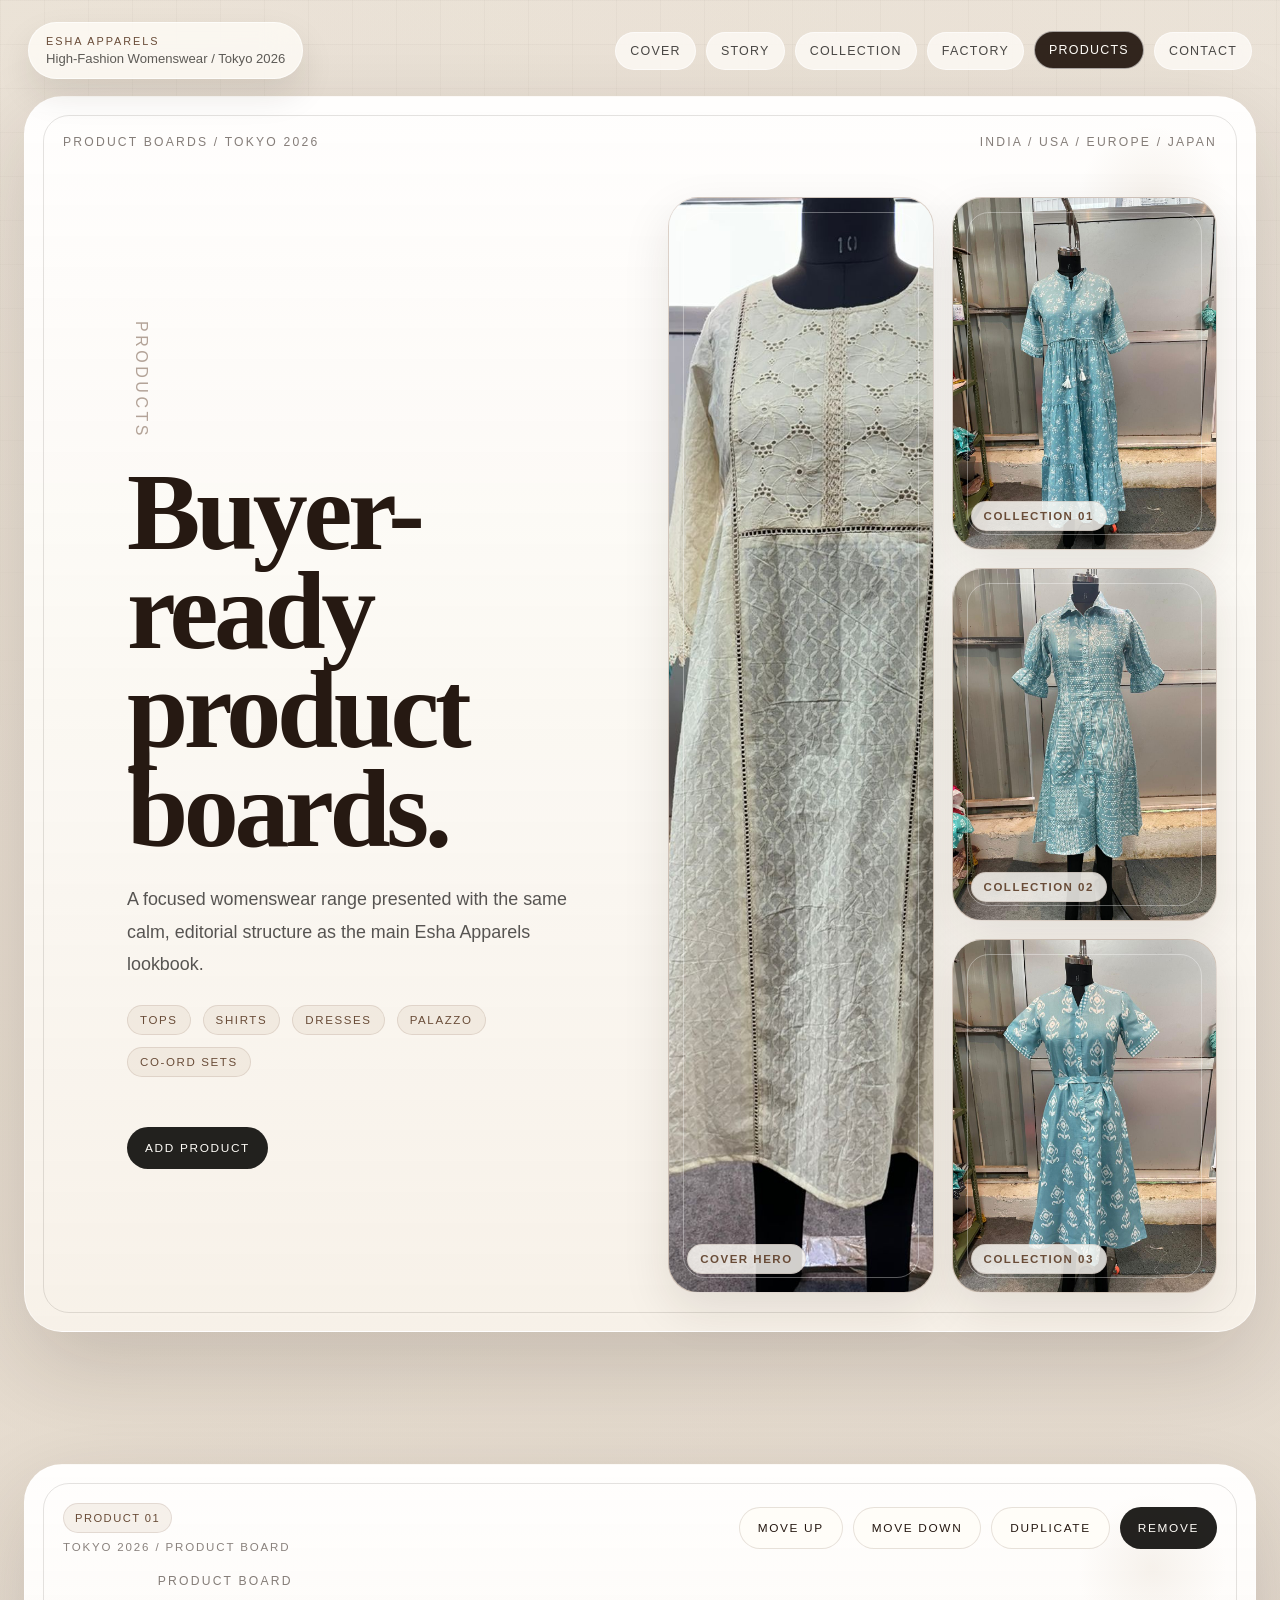
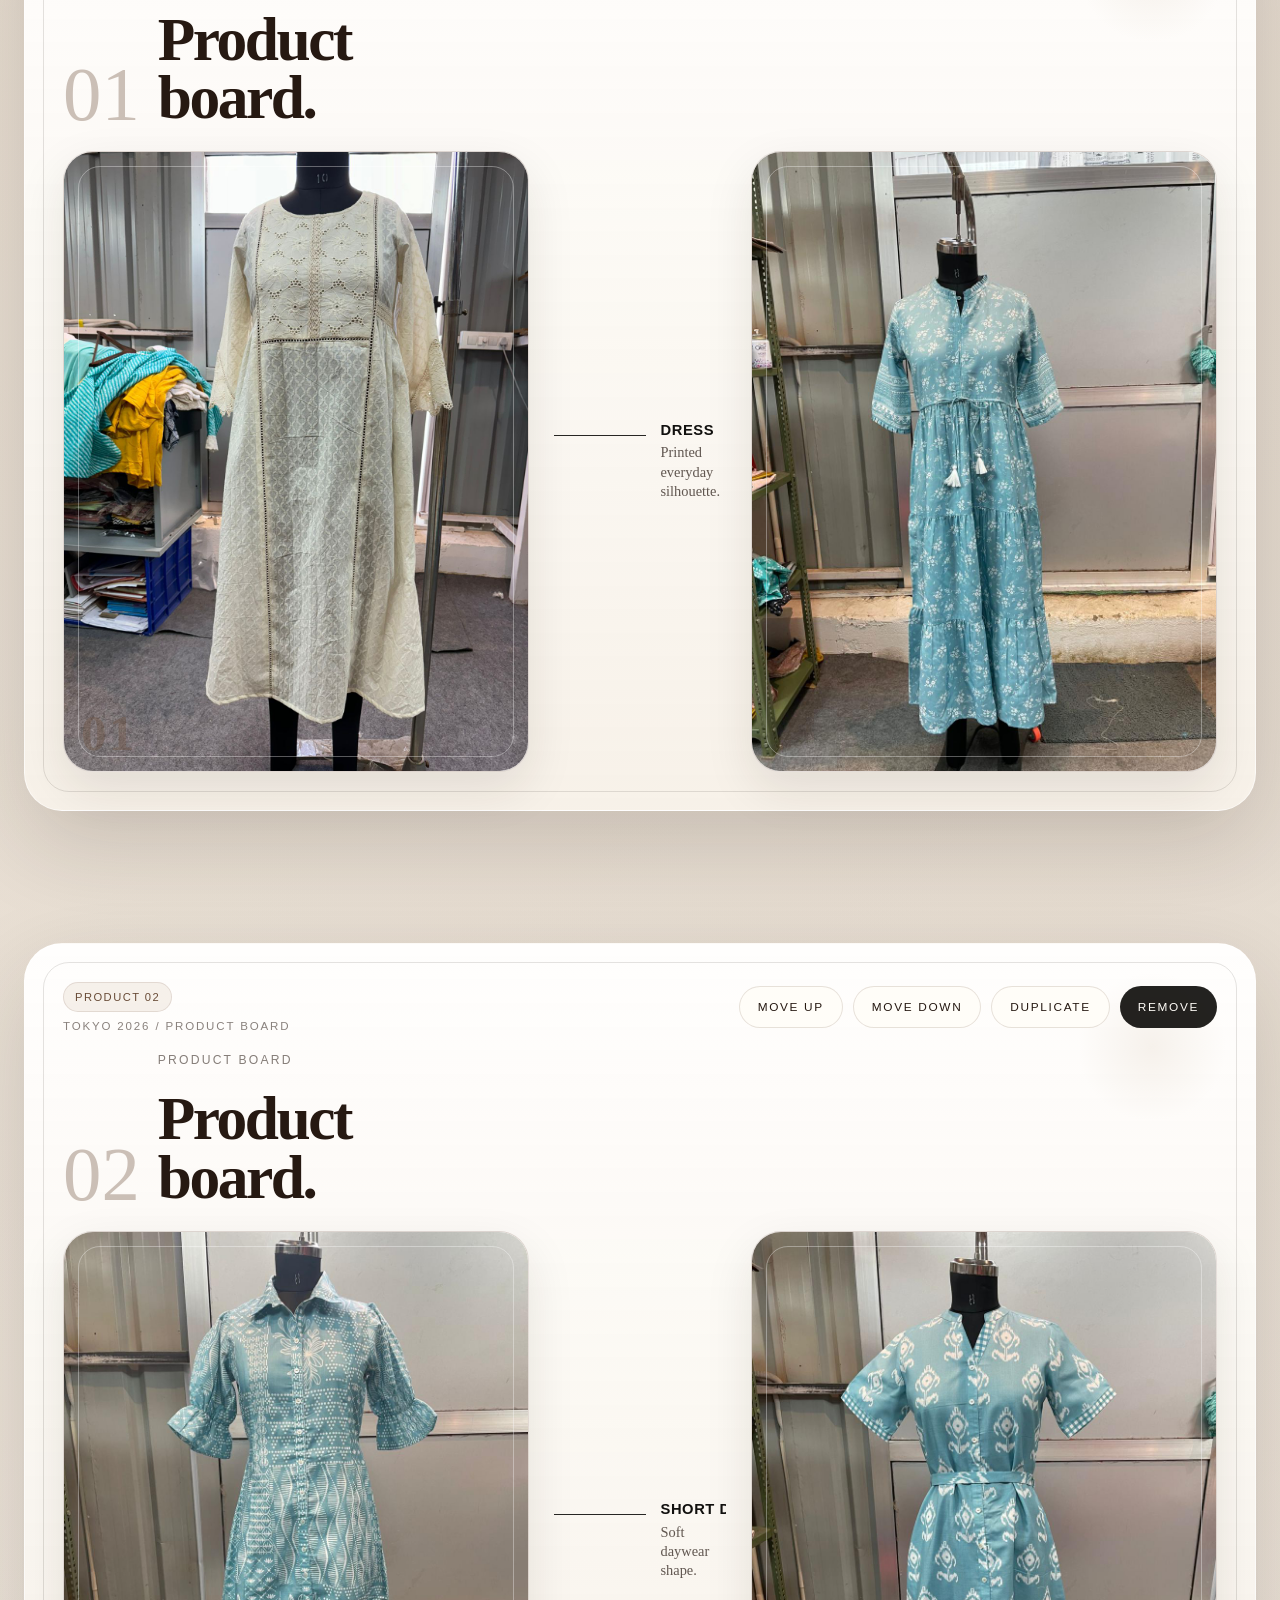
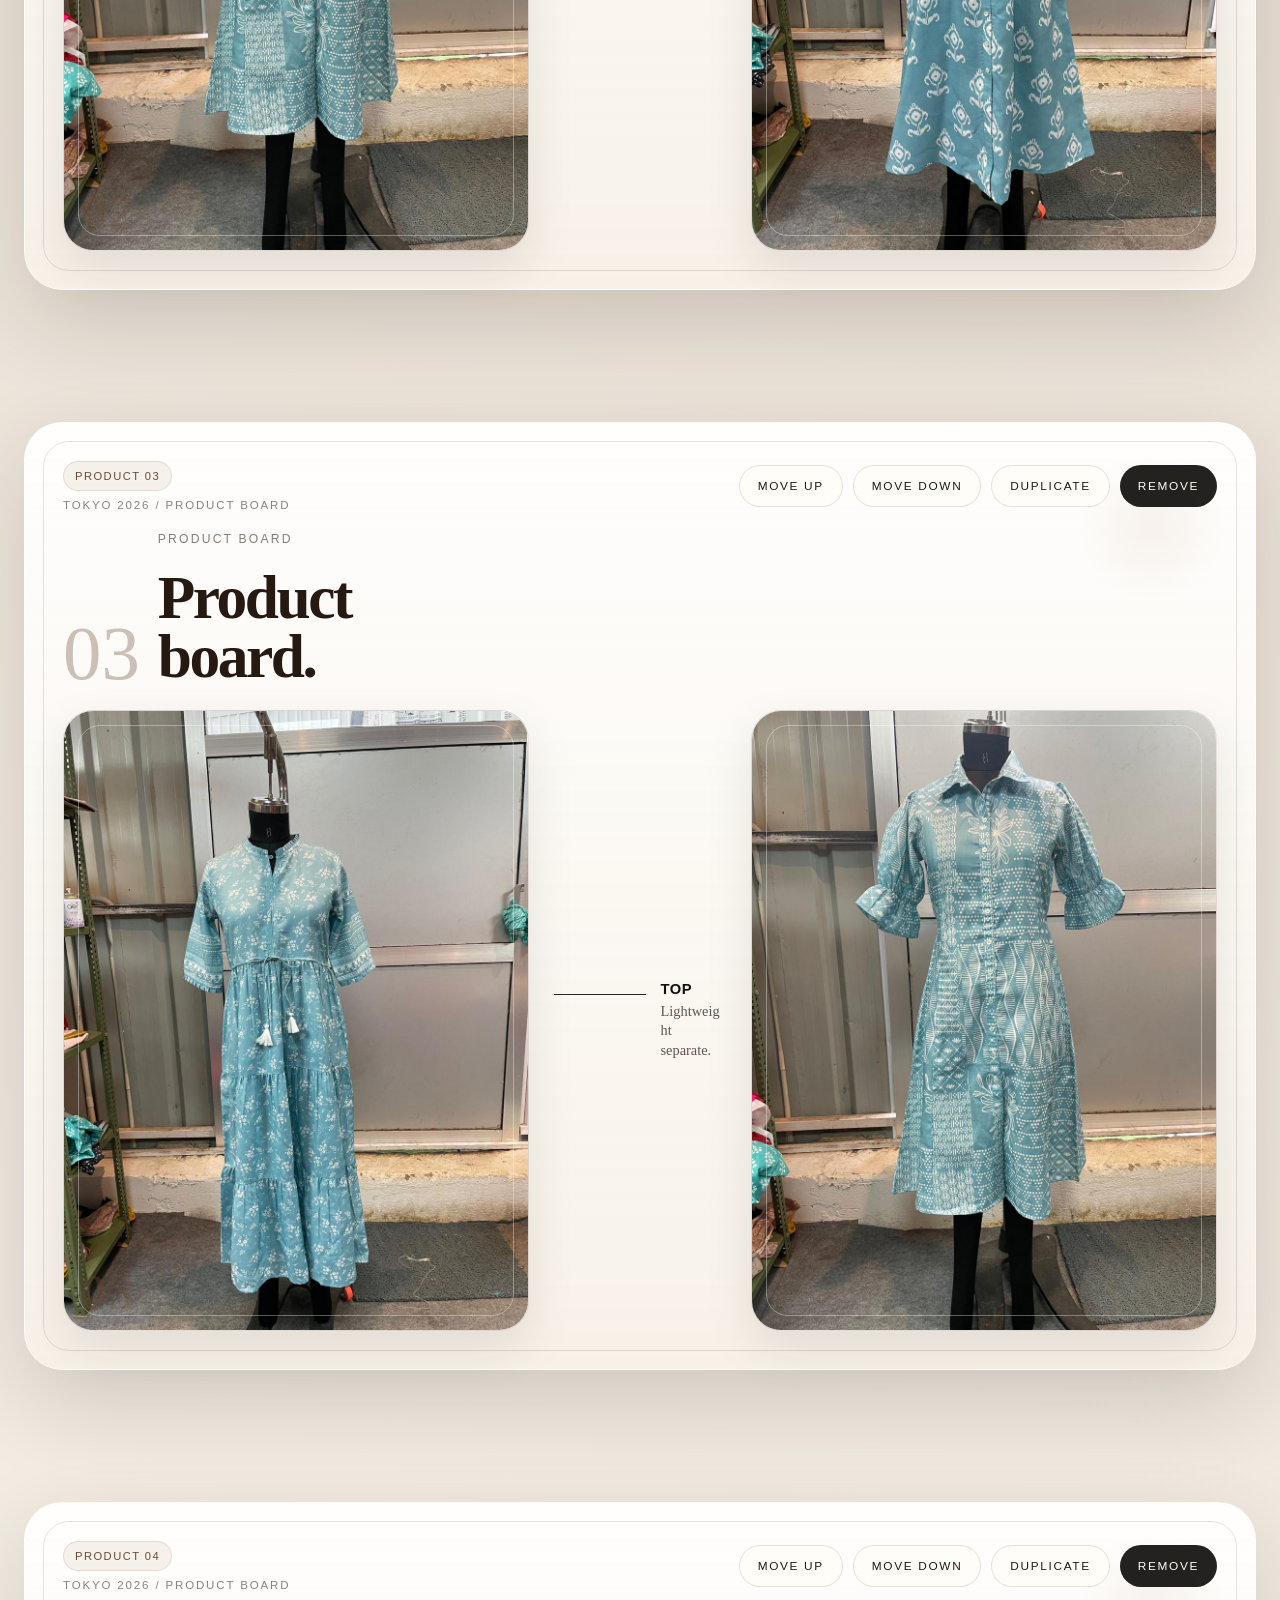
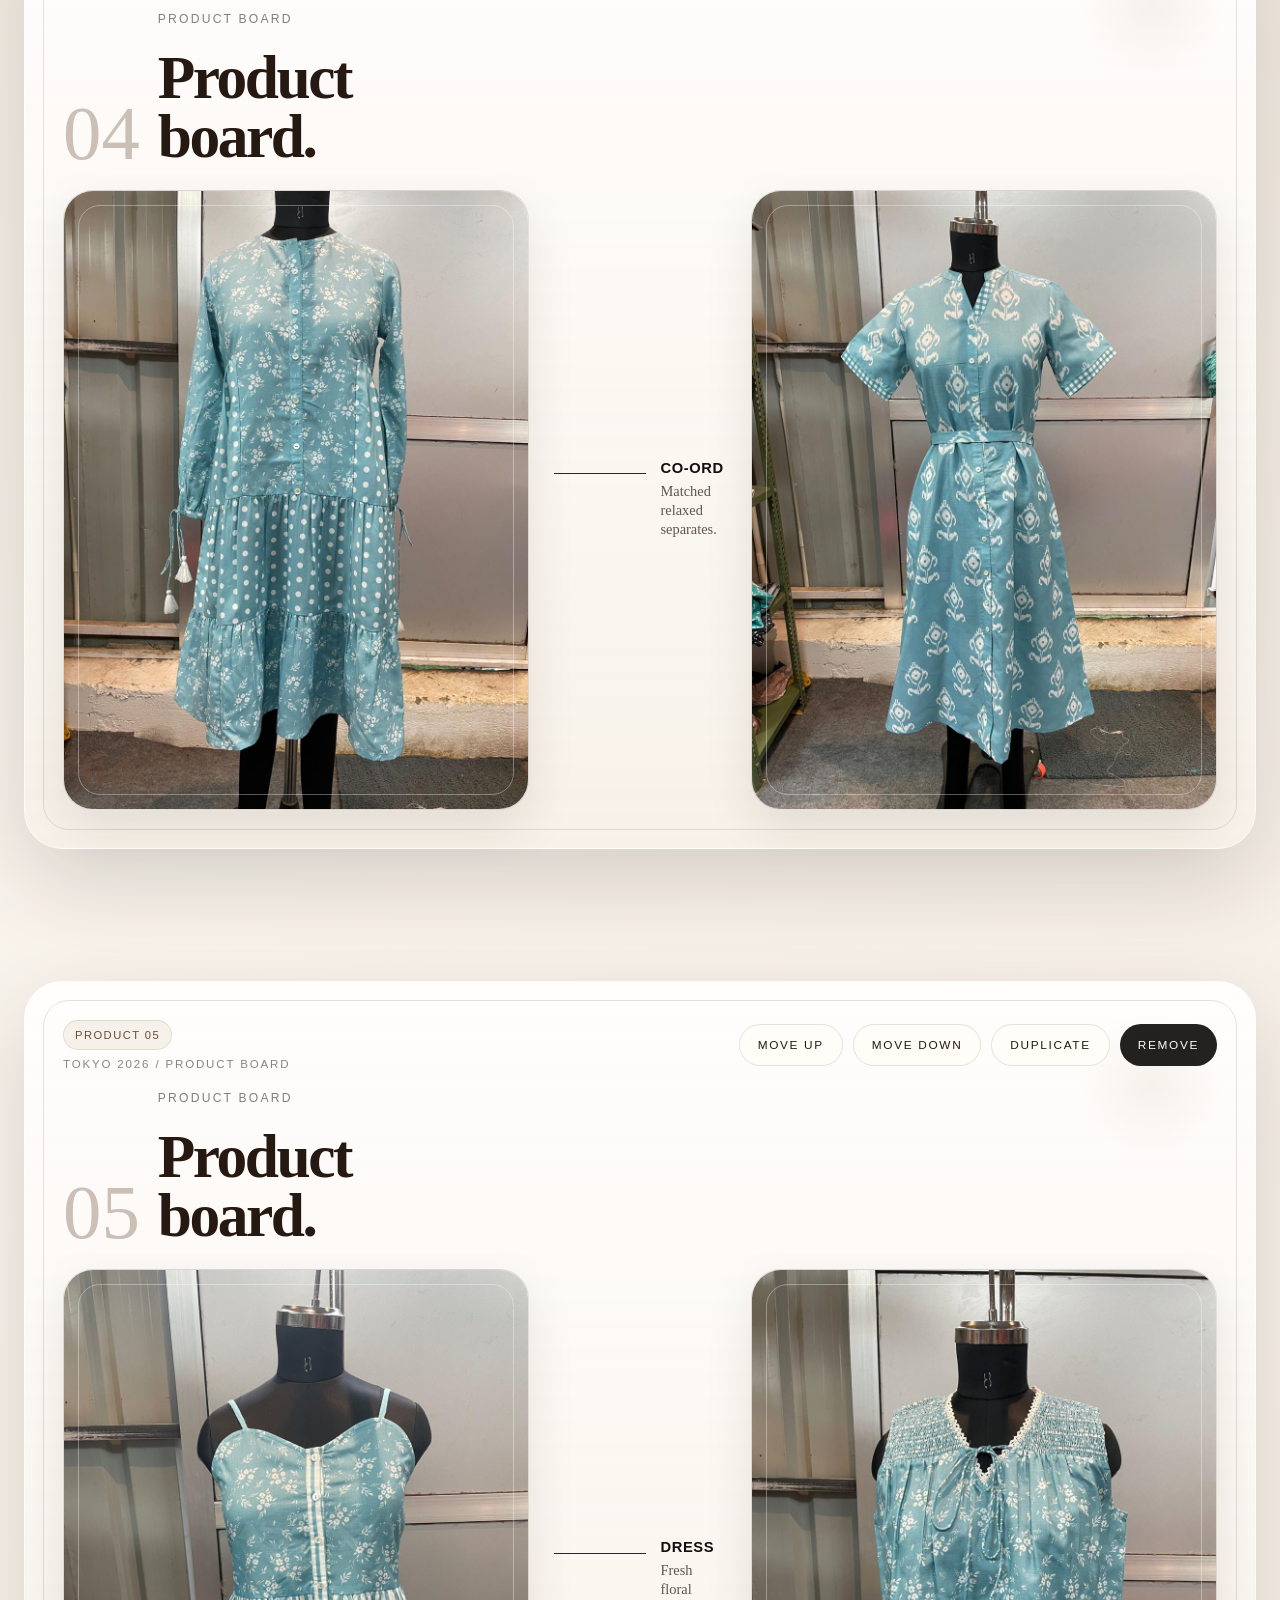
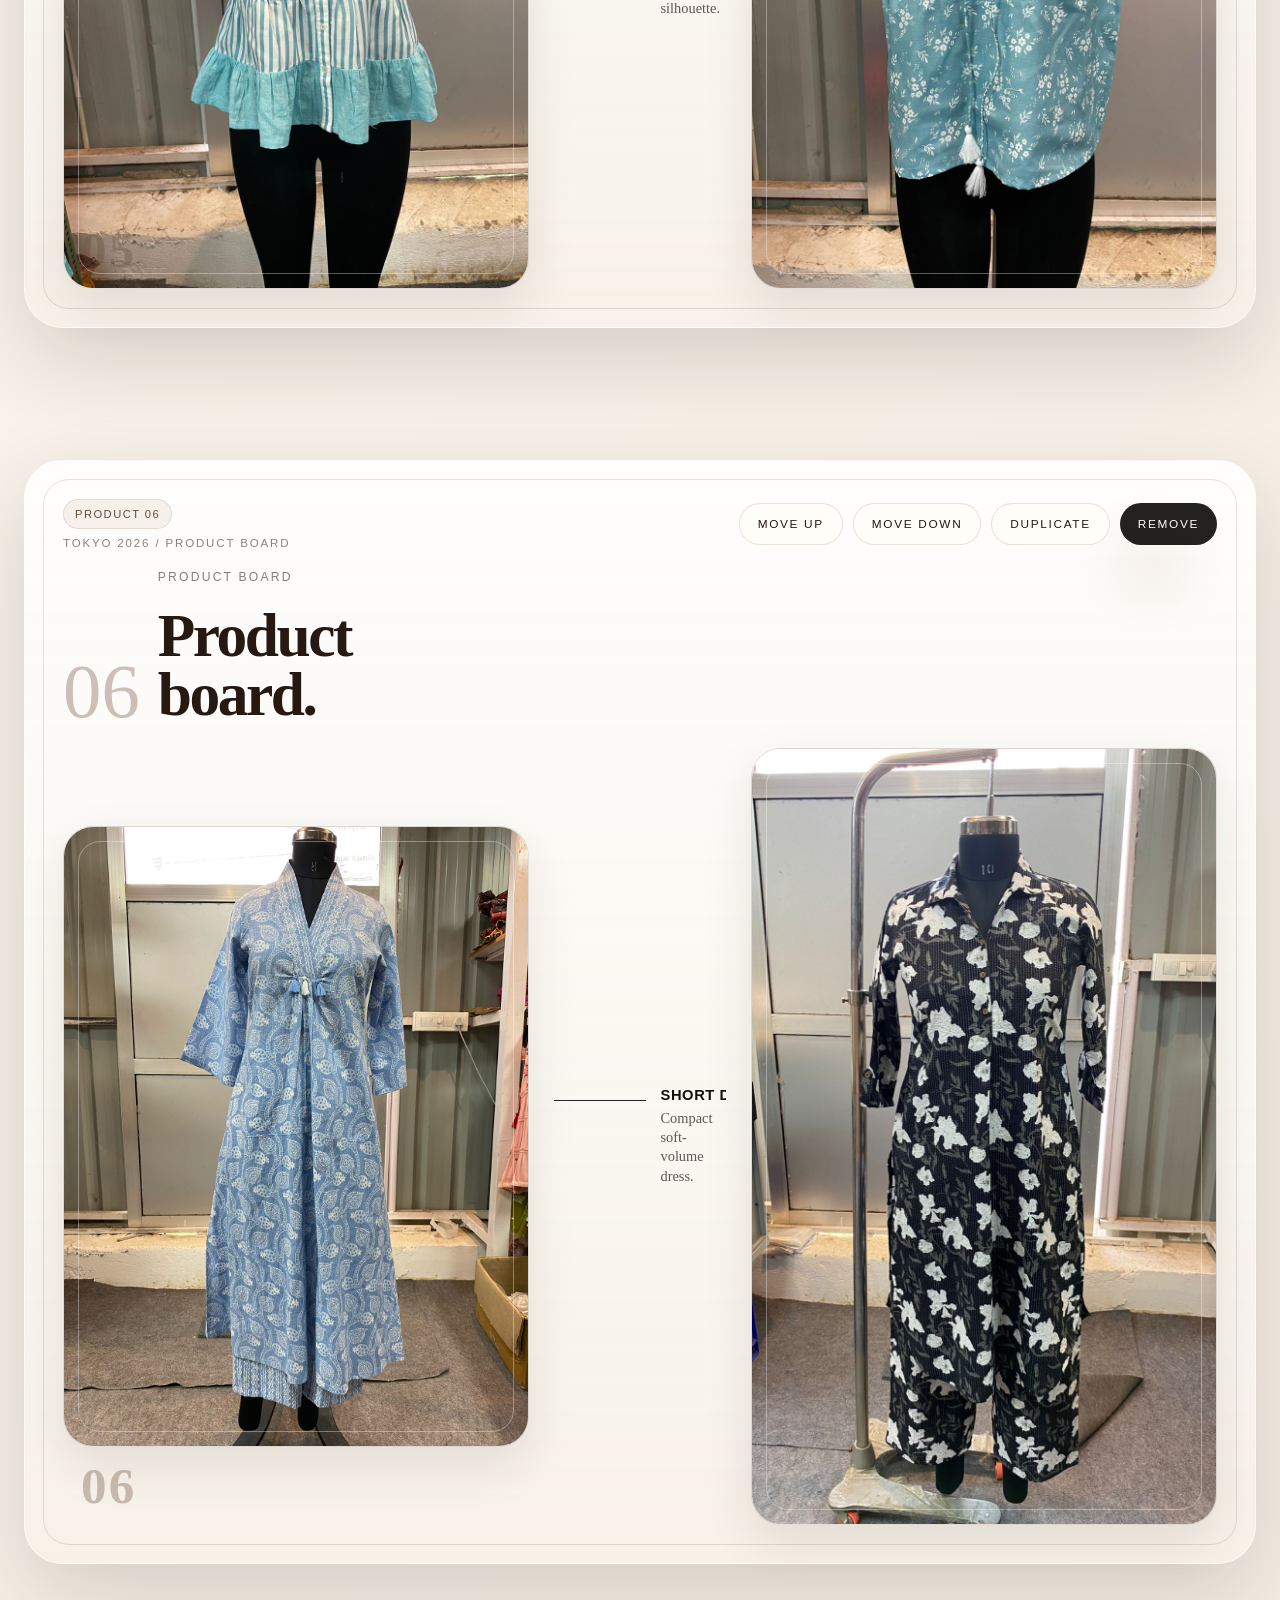
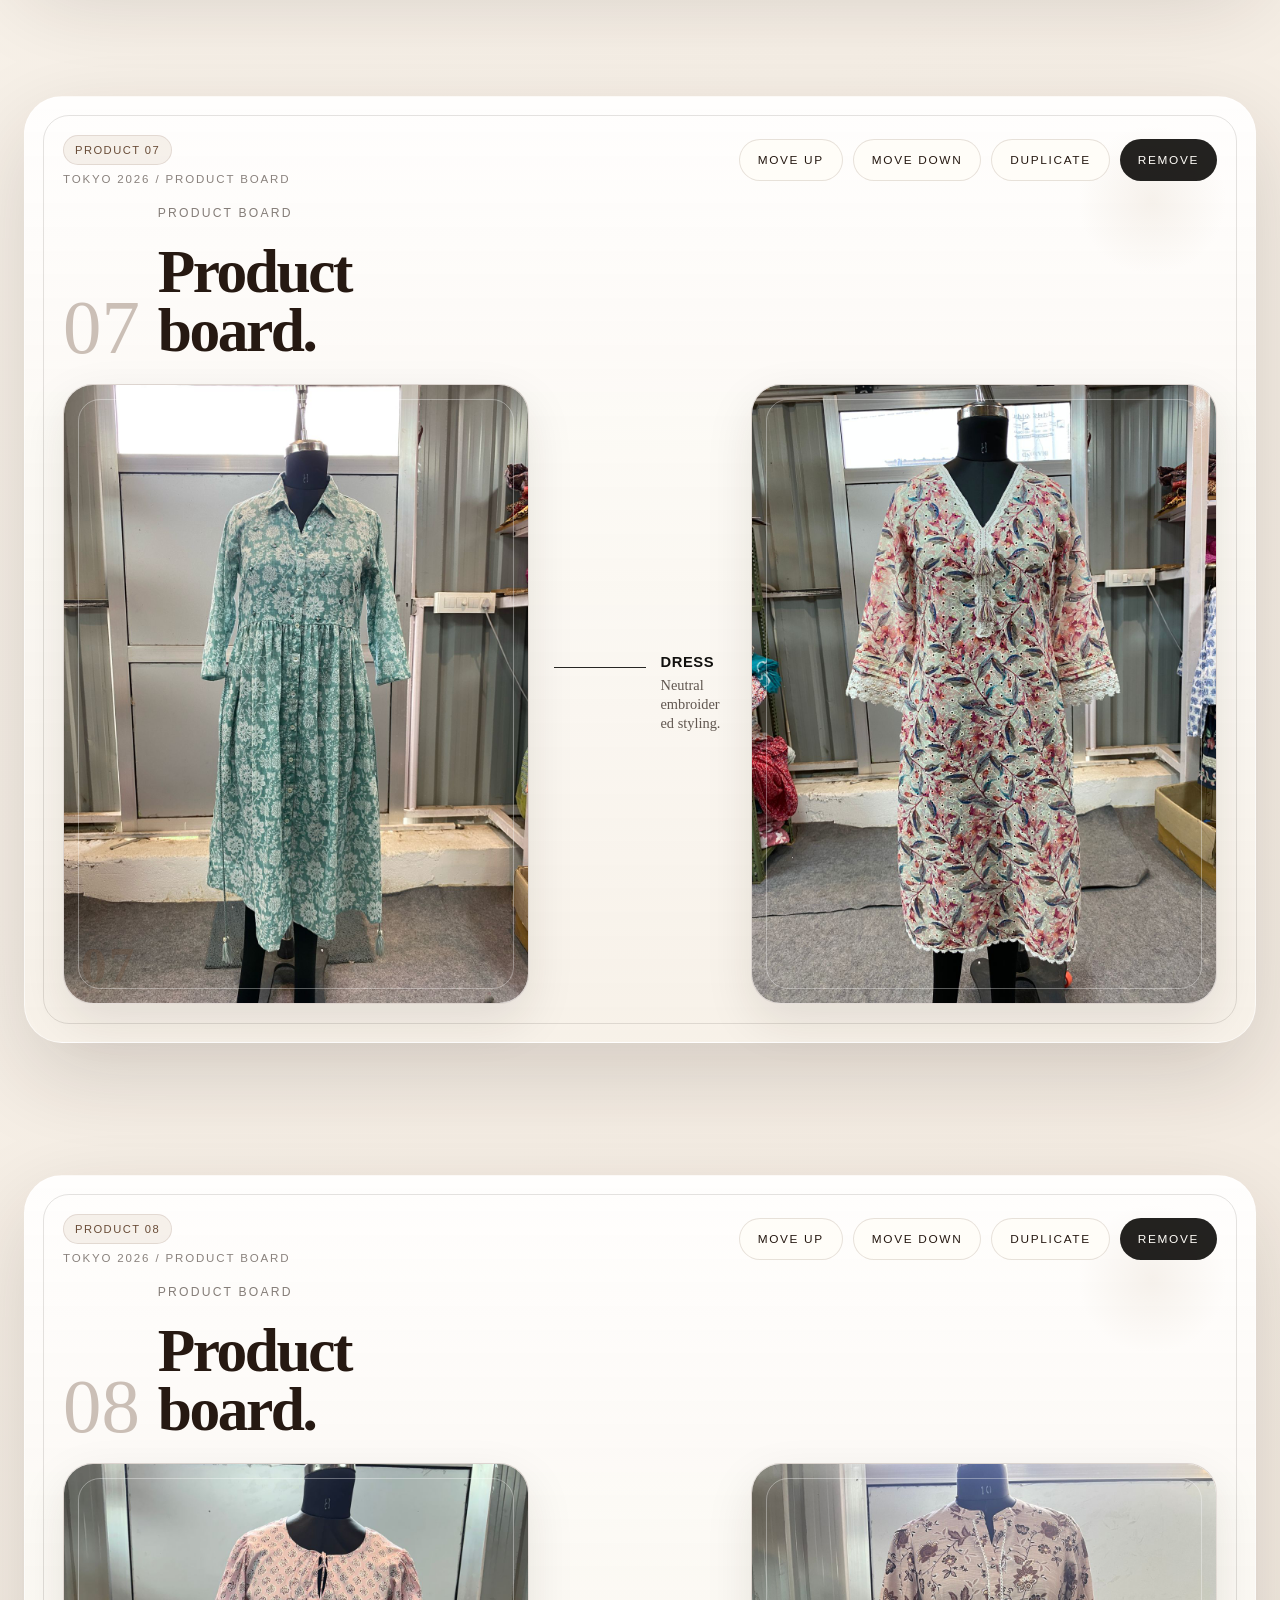
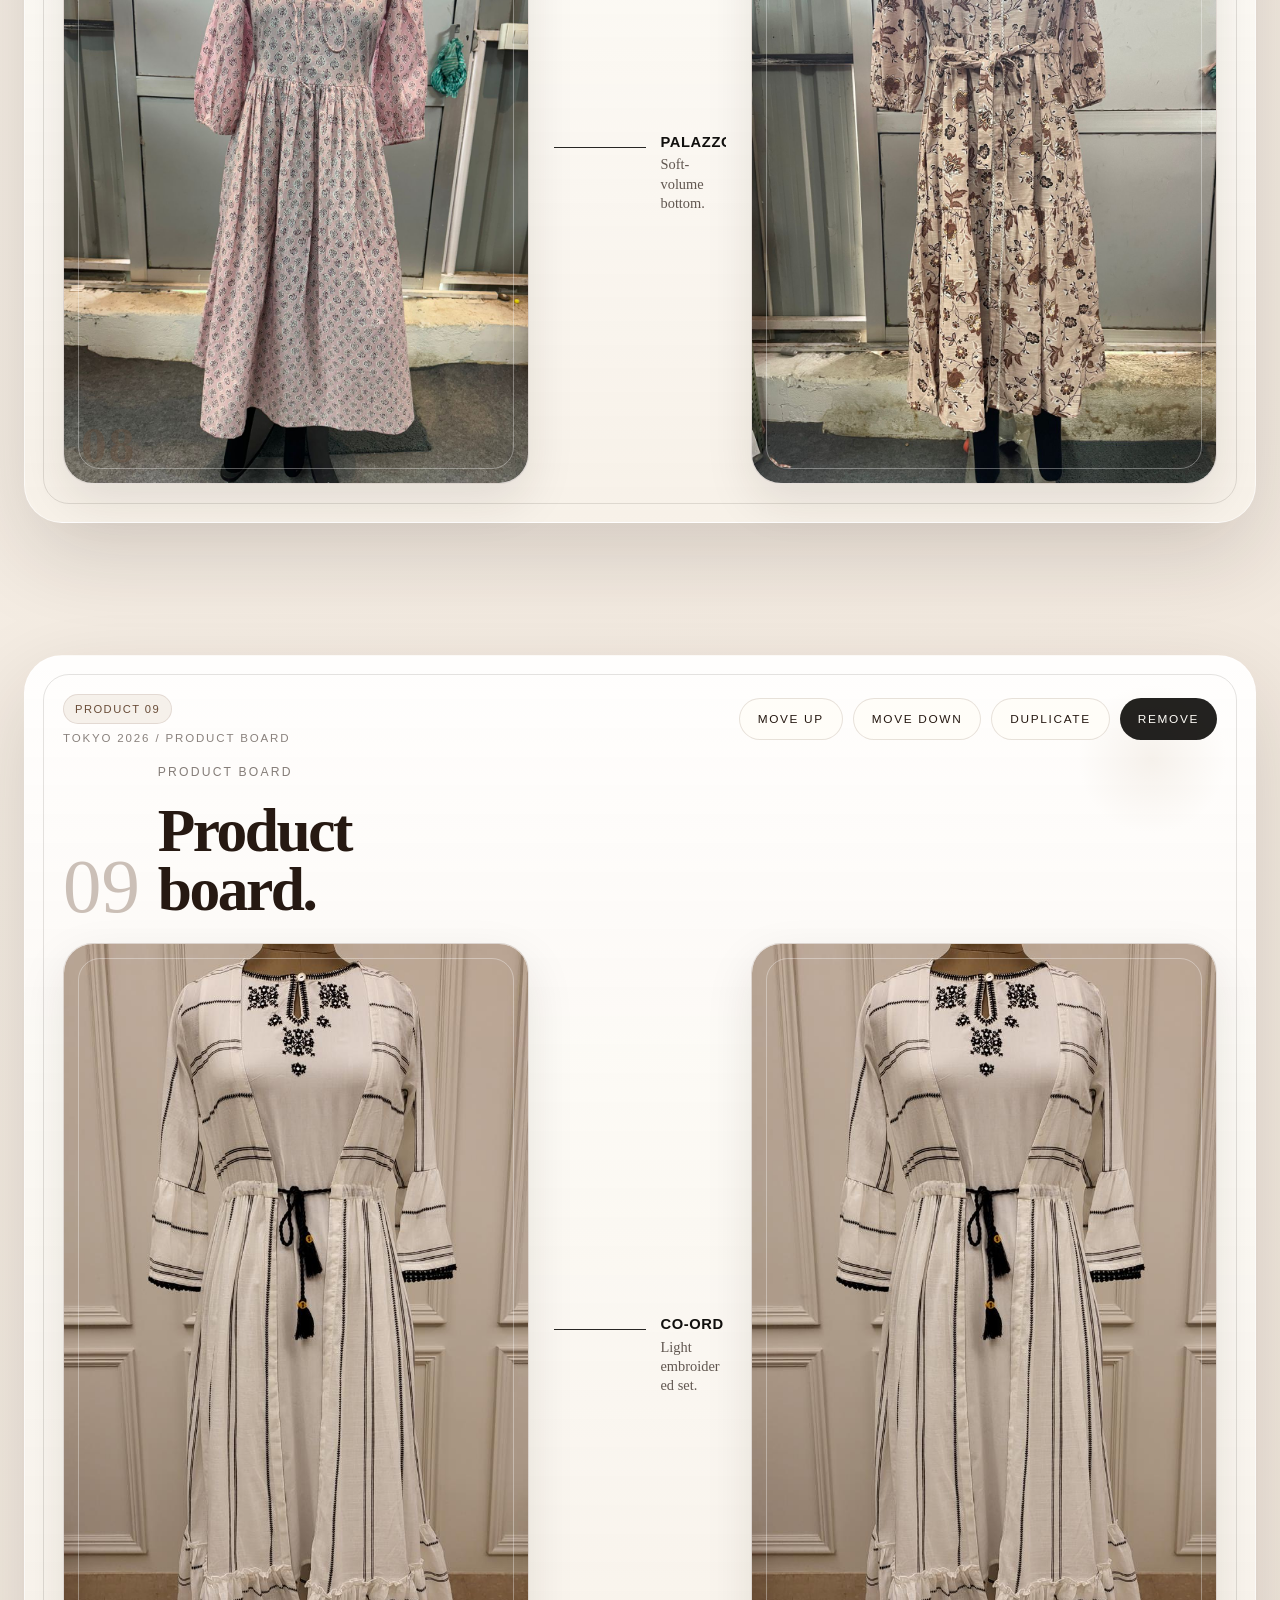
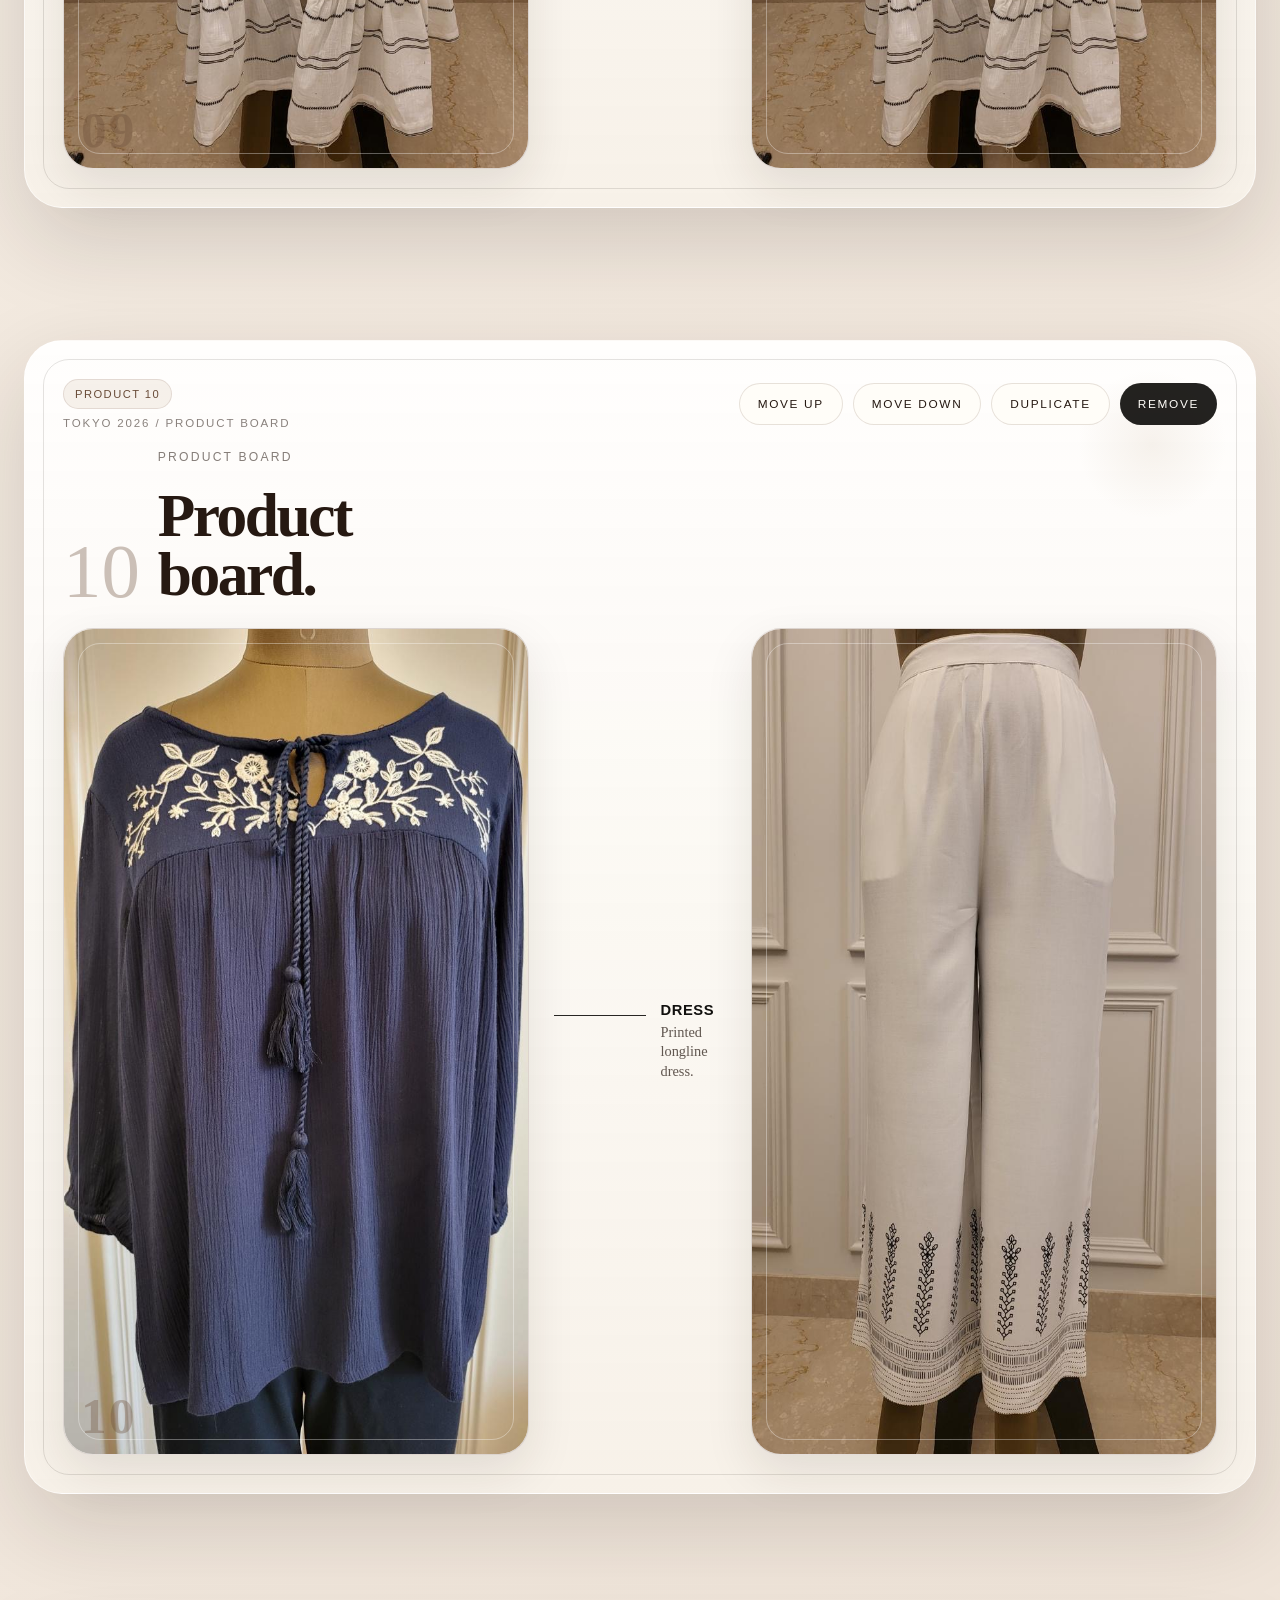
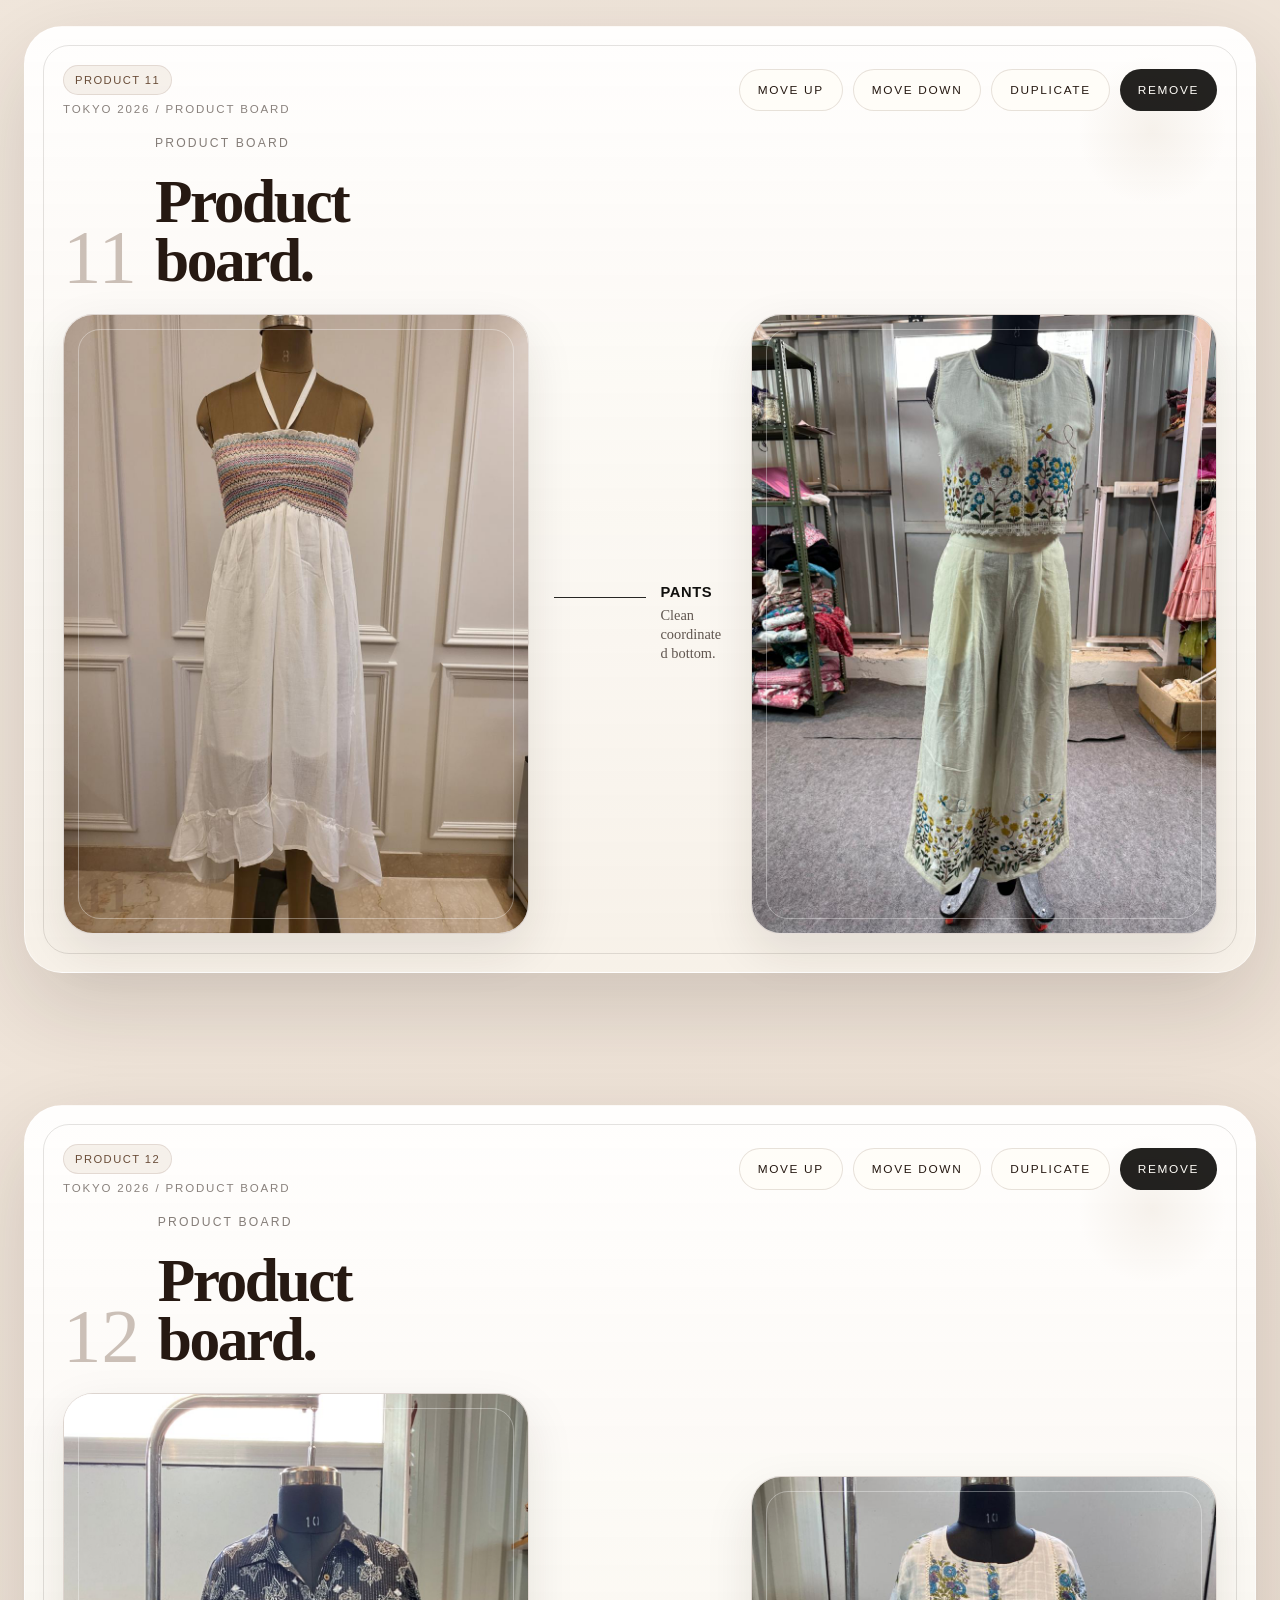
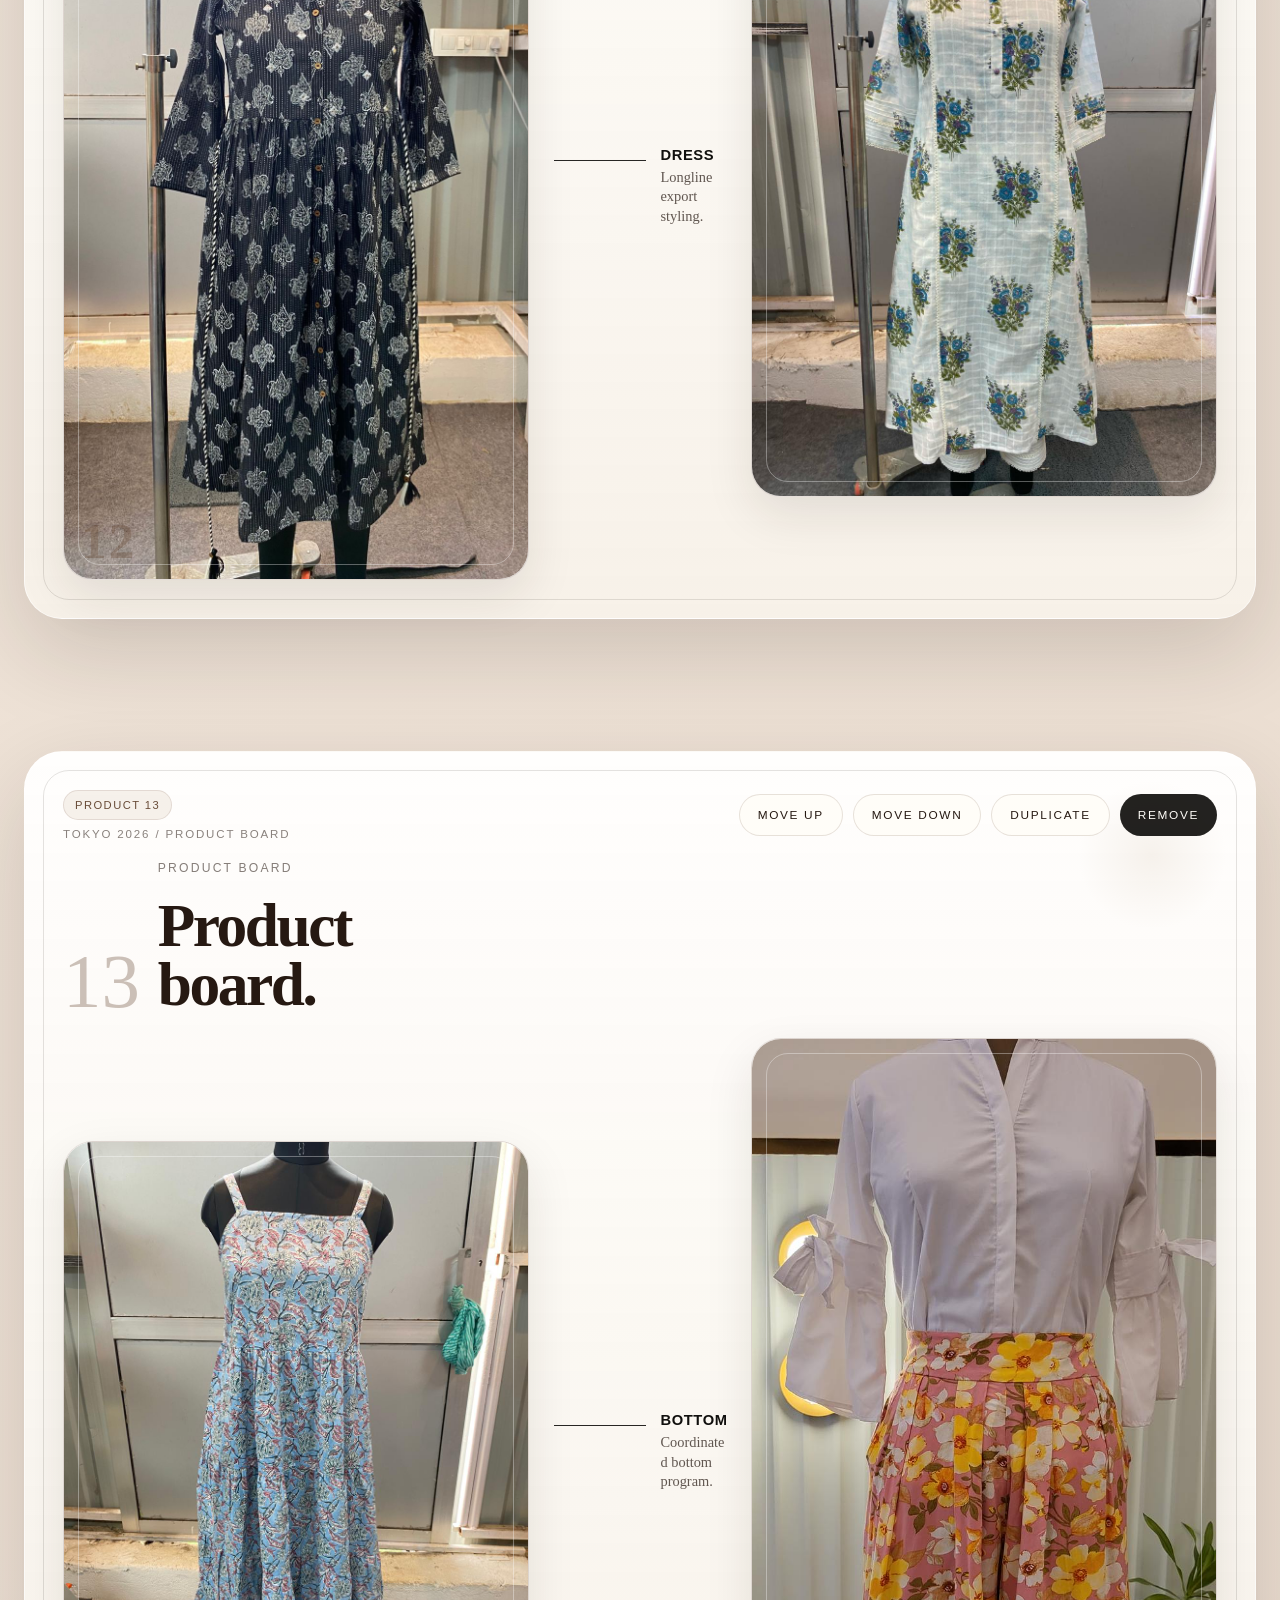
<file: products.html>
<!DOCTYPE html>
<html lang="en">
  <head>
    <meta charset="UTF-8" />
    <meta name="viewport" content="width=device-width, initial-scale=1.0" />
    <title>Products | Esha Apparels Tokyo 2026 Lookbook</title>
    <meta
      name="description"
      content="Large-format product boards for Esha Apparels' Tokyo 2026 garment export lookbook."
    />
    <link rel="stylesheet" href="styles.css" />
    <link rel="stylesheet" href="products.css" />
  </head>
  <body data-design-page="products">
    <header class="app-shell">
      <div class="brand-block" data-design-target="products-brand-block" data-design-label="Products brand block" data-design-kind="frame">
        <span class="brand-kicker">Esha Apparels</span>
        <span class="brand-subtitle">High-Fashion Womenswear / Tokyo 2026</span>
      </div>

      <div class="header-actions">
        <nav class="page-nav" aria-label="Page navigation">
          <a href="index.html#cover">Cover</a>
          <a href="index.html#story">Story</a>
          <a href="index.html#collection">Collection</a>
          <a href="index.html#factory">Factory</a>
          <a href="products.html" class="is-current">Products</a>
          <a href="index.html#contact">Contact</a>
        </nav>
      </div>
    </header>

    <main class="lookbook products-lookbook">
      <section class="page page-products-intro reveal" data-section="products-intro">
        <div class="section-frame products-intro-frame" data-design-target="products-hero-panel" data-design-label="Products hero panel" data-design-kind="frame">
          <div class="eyebrow-row">
            <span class="eyebrow">Product Boards / Tokyo 2026</span>
            <span class="eyebrow">India / USA / Europe / Japan</span>
          </div>

          <div class="products-intro-layout">
            <div class="products-intro-copy" data-design-target="products-hero-main" data-design-label="Products hero copy" data-design-kind="frame">
              <p class="vertical-note">Products</p>
              <h1>Buyer-ready product boards.</h1>
              <p class="lead">
                A focused womenswear range presented with the same calm,
                editorial structure as the main Esha Apparels lookbook.
              </p>

              <div class="pill-row">
                <span>Tops</span>
                <span>Shirts</span>
                <span>Dresses</span>
                <span>Palazzo</span>
                <span>Co-ord Sets</span>
              </div>

              <div class="hero-actions">
                <button class="hero-button" id="addProductButton" type="button">
                  Add Product
                </button>
              </div>
            </div>

            <div class="products-source-panel" data-design-target="products-source-panel" data-design-label="Index media source panel" data-design-kind="frame">
              <figure class="source-media-card source-media-card--large">
                <img src="media/cover-hero.jpeg" alt="Cover hero garment from the main lookbook" loading="lazy" />
                <figcaption>Cover hero</figcaption>
              </figure>
              <figure class="source-media-card">
                <img src="media/collection-01.jpeg" alt="Collection garment image 01 from the main lookbook" loading="lazy" />
                <figcaption>Collection 01</figcaption>
              </figure>
              <figure class="source-media-card">
                <img src="media/collection-02.jpeg" alt="Collection garment image 02 from the main lookbook" loading="lazy" />
                <figcaption>Collection 02</figcaption>
              </figure>
              <figure class="source-media-card">
                <img src="media/collection-03.jpeg" alt="Collection garment image 03 from the main lookbook" loading="lazy" />
                <figcaption>Collection 03</figcaption>
              </figure>
            </div>
          </div>
        </div>
      </section>

      <div class="products-section">
        <div class="products-list" id="productsList"></div>

        <div class="products-footer">
          <button class="add-product-inline" id="addProductButtonBottom" type="button">
            Add Another Product
          </button>
        </div>
      </div>
    </main>

    <script src="products.js"></script>
  </body>
</html>
</file>
<file: styles.css>
:root {
  --paper: #f6efe6;
  --paper-deep: #eadccf;
  --ivory: #fffdf8;
  --white: #ffffff;
  --beige: #d8c8b4;
  --sand: #bfa486;
  --brown: #694c38;
  --espresso: #261912;
  --black: #11100e;
  --ink-soft: rgba(17, 16, 14, 0.7);
  --line: rgba(38, 25, 18, 0.12);
  --line-strong: rgba(38, 25, 18, 0.24);
  --shadow: 0 32px 90px rgba(38, 25, 18, 0.16);
  --shadow-soft: 0 18px 48px rgba(38, 25, 18, 0.1);
  --serif: "Iowan Old Style", "Palatino Linotype", "Book Antiqua", Garamond, serif;
  --sans: "Avenir Next", "Helvetica Neue", "Segoe UI", sans-serif;
}

* {
  box-sizing: border-box;
}

html {
  scroll-behavior: smooth;
  scroll-snap-type: y mandatory;
}

body {
  margin: 0;
  min-height: 100vh;
  color: var(--black);
  font-family: var(--sans);
  background:
    radial-gradient(circle at 12% 8%, rgba(216, 200, 180, 0.58), transparent 30%),
    radial-gradient(circle at 86% 18%, rgba(105, 76, 56, 0.14), transparent 26%),
    linear-gradient(135deg, #fffdf8 0%, var(--paper) 48%, var(--paper-deep) 100%);
}

body::before {
  content: "";
  position: fixed;
  inset: 0;
  z-index: -1;
  pointer-events: none;
  background-image:
    linear-gradient(90deg, rgba(38, 25, 18, 0.025) 1px, transparent 1px),
    linear-gradient(rgba(38, 25, 18, 0.025) 1px, transparent 1px);
  background-size: 44px 44px;
  mask-image: linear-gradient(to bottom, black, transparent 88%);
}

.app-shell {
  position: fixed;
  top: 0;
  left: 0;
  right: 0;
  z-index: 10;
  display: flex;
  align-items: center;
  justify-content: space-between;
  gap: 18px;
  padding: 22px 28px;
  pointer-events: none;
}

.brand-block,
.page-nav,
.header-actions {
  pointer-events: auto;
}

.brand-block {
  display: grid;
  gap: 4px;
  padding: 12px 17px;
  border: 1px solid rgba(255, 255, 255, 0.62);
  border-radius: 999px;
  background: rgba(255, 253, 248, 0.78);
  backdrop-filter: blur(18px);
  box-shadow: 0 16px 34px rgba(38, 25, 18, 0.1);
}

.brand-kicker {
  color: var(--brown);
  font-size: 0.68rem;
  letter-spacing: 0.18em;
  text-transform: uppercase;
}

.brand-subtitle {
  color: rgba(17, 16, 14, 0.68);
  font-size: 0.82rem;
}

.header-actions {
  display: flex;
  align-items: center;
  justify-content: flex-end;
}

.page-nav {
  display: flex;
  justify-content: flex-end;
  gap: 10px;
  flex-wrap: wrap;
}

.page-nav a {
  display: inline-flex;
  min-height: 38px;
  align-items: center;
  padding: 0 14px;
  border: 1px solid rgba(255, 255, 255, 0.58);
  border-radius: 999px;
  background: rgba(255, 253, 248, 0.74);
  color: rgba(17, 16, 14, 0.76);
  text-decoration: none;
  font-size: 0.78rem;
  letter-spacing: 0.1em;
  text-transform: uppercase;
  backdrop-filter: blur(18px);
  transition:
    transform 180ms ease,
    background 180ms ease,
    color 180ms ease;
}

.page-nav a:hover,
.page-nav a.is-active,
.page-nav a.is-current {
  transform: translateY(-1px);
  background: rgba(38, 25, 18, 0.94);
  color: var(--ivory);
}

.lookbook {
  padding: 0 24px 36px;
}

.page {
  min-height: 100vh;
  display: grid;
  align-items: stretch;
  padding: 96px 0 36px;
  scroll-snap-align: start;
}

.section-frame {
  position: relative;
  width: min(1360px, 100%);
  margin: 0 auto;
  padding: clamp(22px, 3vw, 38px);
  border: 1px solid rgba(255, 255, 255, 0.62);
  border-radius: 38px;
  background:
    linear-gradient(180deg, rgba(255, 255, 255, 0.7), rgba(246, 239, 230, 0.86)),
    var(--ivory);
  box-shadow: var(--shadow);
  overflow: visible;
}

.section-frame::before {
  content: "";
  position: absolute;
  inset: 18px;
  border: 1px solid var(--line);
  border-radius: 26px;
  pointer-events: none;
}

.section-frame::after {
  content: "";
  position: absolute;
  right: 28px;
  top: 28px;
  width: 150px;
  height: 150px;
  border-radius: 999px;
  background: radial-gradient(circle, rgba(216, 200, 180, 0.22), transparent 70%);
  pointer-events: none;
}

.section-heading {
  position: relative;
  z-index: 1;
  display: grid;
  grid-template-columns: auto minmax(0, 1fr);
  gap: 18px;
  align-items: end;
  margin-bottom: 30px;
}

.section-index {
  font-family: var(--serif);
  font-size: clamp(2.6rem, 6vw, 5.2rem);
  line-height: 0.82;
  color: rgba(105, 76, 56, 0.34);
}

.eyebrow-row,
.eyebrow {
  color: rgba(38, 25, 18, 0.56);
  font-size: 0.74rem;
  letter-spacing: 0.18em;
  text-transform: uppercase;
}

.eyebrow-row {
  position: relative;
  z-index: 1;
  display: flex;
  justify-content: space-between;
  gap: 14px;
  margin-bottom: 30px;
}

h1,
h2,
h3 {
  margin: 0;
  color: var(--espresso);
  font-family: var(--serif);
  font-weight: 600;
  letter-spacing: -0.035em;
}

h1 {
  font-size: clamp(4rem, 9vw, 7.8rem);
  line-height: 0.9;
}

h2 {
  font-size: clamp(2.35rem, 4.8vw, 4.5rem);
  line-height: 0.96;
}

h3 {
  font-size: clamp(1.35rem, 2vw, 1.7rem);
  line-height: 1.08;
}

p {
  margin: 0;
  color: var(--ink-soft);
  font-size: 1rem;
  line-height: 1.72;
}

.lead {
  max-width: 39rem;
  font-size: clamp(1.05rem, 1.4vw, 1.2rem);
  line-height: 1.82;
}

.cover-layout {
  position: relative;
  z-index: 1;
  display: grid;
  grid-template-columns: minmax(0, 1.02fr) minmax(360px, 0.98fr);
  gap: 34px;
  align-items: stretch;
}

.cover-copy {
  min-height: 72vh;
  display: grid;
  align-content: center;
  gap: 24px;
  padding: clamp(20px, 5vw, 68px);
}

.vertical-note {
  width: fit-content;
  writing-mode: vertical-rl;
  text-orientation: mixed;
  color: rgba(105, 76, 56, 0.5);
  letter-spacing: 0.22em;
  text-transform: uppercase;
}

.pill-row {
  display: flex;
  flex-wrap: wrap;
  gap: 12px;
}

.pill-row span,
.card-tag,
.capability-label {
  display: inline-flex;
  width: fit-content;
  min-height: 30px;
  align-items: center;
  padding: 0 12px;
  border: 1px solid rgba(105, 76, 56, 0.14);
  border-radius: 999px;
  background: rgba(216, 200, 180, 0.24);
  color: var(--brown);
  font-size: 0.72rem;
  letter-spacing: 0.14em;
  text-transform: uppercase;
}

.cover-media,
.story-media-stack,
.factory-column,
.contact-layout,
.factory-grid,
.story-grid {
  display: grid;
}

.story-grid {
  position: relative;
  z-index: 1;
  grid-template-columns: repeat(12, minmax(0, 1fr));
  gap: clamp(28px, 3vw, 46px);
  align-items: start;
}

.page-story {
  padding-top: clamp(118px, 9vw, 154px);
}

.page-story .section-frame {
  width: min(1320px, 100%);
  padding: clamp(48px, 5vw, 78px);
  border-color: rgba(255, 255, 255, 0.54);
  background:
    linear-gradient(180deg, rgba(255, 253, 248, 0.9), rgba(246, 239, 230, 0.74)),
    var(--ivory);
  box-shadow: 0 22px 64px rgba(38, 25, 18, 0.1);
}

.page-story .section-frame::before,
.page-story .section-frame::after {
  display: none;
}

.story-heading {
  grid-template-columns: repeat(12, minmax(0, 1fr));
  gap: clamp(18px, 2.2vw, 30px);
  align-items: start;
  margin-bottom: clamp(52px, 6vw, 82px);
}

.story-heading .section-index {
  grid-column: 1 / span 1;
  margin-top: 0.34em;
  color: rgba(105, 76, 56, 0.24);
  font-size: clamp(4rem, 6vw, 5.8rem);
  line-height: 0.72;
}

.story-heading-copy {
  grid-column: 2 / span 8;
  display: grid;
  gap: 18px;
  max-width: 880px;
}

.story-heading h2 {
  max-width: 820px;
  font-size: clamp(4rem, 5.1vw, 4.65rem);
  line-height: 0.94;
  letter-spacing: -0.047em;
}

.section-subtitle {
  max-width: 690px;
  color: rgba(17, 16, 14, 0.66);
  font-size: clamp(1rem, 1.25vw, 1.12rem);
  line-height: 1.76;
}

.story-copy {
  display: grid;
  gap: 18px;
  align-content: start;
}

.story-panel {
  grid-column: 1 / span 4;
  min-height: auto;
  padding: clamp(8px, 1vw, 12px) 0 0;
  border: 0;
  border-radius: 0;
  background: transparent;
  box-shadow: none;
}

.story-kicker {
  display: block;
  width: fit-content;
  min-height: 0;
  padding: 0;
  border: 0;
  border-radius: 0;
  background: transparent;
  color: rgba(105, 76, 56, 0.72);
  font-size: 0.74rem;
  font-weight: 700;
  letter-spacing: 0.18em;
  text-transform: uppercase;
}

.story-lead {
  max-width: 27rem;
  color: var(--espresso);
  font-family: var(--serif);
  font-size: clamp(2rem, 3vw, 2.55rem);
  line-height: 1.04;
  letter-spacing: -0.045em;
}

.story-support {
  max-width: 27rem;
  color: rgba(17, 16, 14, 0.68);
  font-size: clamp(1rem, 1.2vw, 1.1rem);
  line-height: 1.78;
}

.story-point-grid {
  grid-column: 1 / -1;
  display: grid;
  grid-template-columns: repeat(3, minmax(0, 1fr));
  gap: clamp(18px, 2vw, 28px);
  margin-top: clamp(8px, 1vw, 14px);
}

.story-point-card {
  display: grid;
  align-content: start;
  gap: 14px;
  min-height: 190px;
  padding: clamp(24px, 2.4vw, 34px);
  border: 1px solid rgba(38, 25, 18, 0.08);
  border-radius: 24px;
  background: rgba(255, 253, 248, 0.64);
  box-shadow: 0 18px 42px rgba(38, 25, 18, 0.045);
}

.story-point-card span {
  color: rgba(105, 76, 56, 0.34);
  font-family: var(--serif);
  font-size: clamp(2.4rem, 3.4vw, 3.35rem);
  line-height: 0.82;
}

.story-point-card h3 {
  font-family: var(--sans);
  font-size: 0.82rem;
  font-weight: 700;
  letter-spacing: 0.14em;
  text-transform: uppercase;
}

.story-point-card p {
  color: rgba(17, 16, 14, 0.68);
  font-size: clamp(0.98rem, 1.1vw, 1.06rem);
  line-height: 1.68;
}

.story-media-stack {
  grid-column: 5 / span 8;
  gap: clamp(22px, 2vw, 30px);
}

.page-story .story-media-stack .media-slot {
  padding: clamp(14px, 1.3vw, 20px);
  border-color: rgba(38, 25, 18, 0.08);
  border-radius: 28px;
  background: rgba(255, 253, 248, 0.72);
  box-shadow: 0 24px 58px rgba(38, 25, 18, 0.08);
}

.page-story .story-media-stack .media-slot::after {
  display: none;
}

.page-story .story-media-stack .slot-surface {
  overflow: hidden;
  border-radius: 22px;
}

.page-story .story-media-stack .media-wide {
  min-height: clamp(560px, 51vw, 720px);
}

.page-story .story-media-stack .media-landscape {
  min-height: clamp(260px, 25vw, 350px);
  box-shadow: 0 18px 38px rgba(38, 25, 18, 0.055);
}

.collection-card,
.factory-detail-card,
.contact-card {
  border: 1px solid var(--line);
  background: rgba(255, 253, 248, 0.76);
  box-shadow: var(--shadow-soft);
}

.objective-panel {
  position: relative;
  z-index: 1;
  display: grid;
  grid-template-columns: repeat(12, minmax(0, 1fr));
  gap: clamp(24px, 3vw, 44px);
  margin-top: clamp(58px, 6vw, 86px);
  padding: clamp(38px, 4vw, 56px) 0 0;
  border: 0;
  border-top: 1px solid rgba(38, 25, 18, 0.1);
  border-radius: 0;
  background: transparent;
  box-shadow: none;
}

.objective-heading {
  grid-column: 1 / span 4;
  display: grid;
  align-content: start;
  gap: 16px;
}

.objective-heading h3 {
  max-width: 24rem;
  font-size: clamp(2rem, 3vw, 2.75rem);
  line-height: 1.02;
}

.objective-body {
  grid-column: 5 / span 8;
  display: grid;
  grid-template-columns: repeat(3, minmax(0, 1fr));
  gap: 0;
}

.objective-body article {
  min-height: 100%;
  display: grid;
  align-content: start;
  gap: 14px;
  padding: 4px clamp(20px, 2.4vw, 34px);
  border-left: 1px solid rgba(105, 76, 56, 0.14);
}

.objective-body span {
  color: rgba(105, 76, 56, 0.7);
  font-size: 0.72rem;
  font-weight: 700;
  letter-spacing: 0.15em;
  text-transform: uppercase;
}

.objective-body p {
  max-width: 19rem;
  color: rgba(17, 16, 14, 0.7);
  font-size: clamp(1rem, 1.12vw, 1.08rem);
  line-height: 1.78;
}

.collection-grid {
  position: relative;
  z-index: 1;
  display: grid;
  grid-template-columns: repeat(3, minmax(0, 1fr));
  gap: clamp(20px, 2vw, 28px);
}

.collection-card {
  display: grid;
  gap: 14px;
  padding: 16px;
  border-radius: 28px;
}

.card-copy {
  display: grid;
  gap: 7px;
  padding: 4px;
}

.card-copy p,
.contact-card p {
  line-height: 1.55;
}

.product-range-panel {
  position: relative;
  z-index: 1;
  display: grid;
  grid-template-columns: minmax(280px, 0.42fr) minmax(0, 1fr);
  gap: 24px;
  margin-top: 24px;
  padding: clamp(22px, 3vw, 34px);
  border: 1px solid var(--line);
  border-radius: 30px;
  background:
    linear-gradient(135deg, rgba(255, 253, 248, 0.98), rgba(235, 220, 204, 0.72)),
    var(--ivory);
  box-shadow: var(--shadow-soft);
}

.product-range-panel > div:first-child {
  display: grid;
  align-content: start;
  gap: 12px;
}

.product-range-panel h3 {
  font-size: clamp(1.75rem, 2.7vw, 2.55rem);
}

.product-chip-grid {
  display: grid;
  grid-template-columns: repeat(3, minmax(0, 1fr));
  gap: 10px;
  align-content: start;
}

.product-chip-grid span,
.process-step-list span {
  display: inline-flex;
  min-height: 42px;
  align-items: center;
  justify-content: center;
  padding: 8px 12px;
  border: 1px solid rgba(105, 76, 56, 0.14);
  border-radius: 999px;
  background: rgba(255, 253, 248, 0.72);
  color: rgba(38, 25, 18, 0.76);
  font-size: 0.72rem;
  font-weight: 700;
  letter-spacing: 0.1em;
  text-align: center;
  text-transform: uppercase;
}

.factory-grid {
  position: relative;
  z-index: 1;
  grid-template-columns: minmax(0, 1.14fr) minmax(330px, 0.86fr);
  gap: 24px;
}

.factory-column {
  gap: 24px;
}

.profile-stat-grid {
  position: relative;
  z-index: 1;
  display: grid;
  grid-template-columns: repeat(4, minmax(0, 1fr));
  gap: 16px;
  margin-top: 24px;
}

.profile-stat-card {
  display: grid;
  align-content: start;
  gap: 10px;
  min-height: 188px;
  padding: 22px;
  border: 1px solid rgba(38, 25, 18, 0.1);
  border-radius: 26px;
  background:
    linear-gradient(180deg, rgba(255, 253, 248, 0.96), rgba(237, 225, 211, 0.74)),
    var(--ivory);
  box-shadow: var(--shadow-soft);
}

.profile-stat-card span,
.contact-detail-grid span {
  color: rgba(105, 76, 56, 0.64);
  font-size: 0.7rem;
  font-weight: 700;
  letter-spacing: 0.13em;
  text-transform: uppercase;
}

.profile-stat-card strong {
  color: var(--espresso);
  font-family: var(--serif);
  font-size: clamp(2.05rem, 3.6vw, 3.4rem);
  font-weight: 600;
  letter-spacing: -0.04em;
  line-height: 0.95;
}

.profile-stat-card p {
  font-size: 0.93rem;
  line-height: 1.56;
}

.process-flow-panel,
.factory-details-block {
  position: relative;
  z-index: 1;
  margin-top: 24px;
  border: 1px solid var(--line);
  border-radius: 30px;
  background: rgba(255, 253, 248, 0.8);
  box-shadow: var(--shadow-soft);
}

.process-flow-panel {
  display: grid;
  grid-template-columns: minmax(230px, 0.38fr) minmax(0, 1fr);
  gap: 30px;
  align-items: center;
  padding: clamp(22px, 3vw, 34px);
}

.process-flow-copy {
  display: grid;
  gap: 13px;
  align-content: center;
}

.process-flow-copy h3 {
  font-size: clamp(1.8rem, 3.2vw, 2.8rem);
}

.process-flow-copy p:last-child {
  max-width: 24rem;
}

.process-step-list {
  display: grid;
  grid-template-columns: repeat(2, minmax(0, 1fr));
  gap: 10px;
  max-width: 28rem;
  margin-top: 4px;
}

.process-flow-image {
  display: block;
  justify-self: center;
  width: min(100%, 780px);
  max-height: 78vh;
  object-fit: contain;
}

.factory-details-block {
  display: grid;
  gap: 24px;
  padding: clamp(22px, 3vw, 34px);
}

.factory-details-heading {
  display: grid;
  gap: 10px;
  max-width: 48rem;
}

.factory-details-heading h3 {
  font-size: clamp(1.85rem, 3vw, 2.8rem);
}

.factory-details-grid {
  display: grid;
  grid-template-columns: repeat(2, minmax(0, 1fr));
  gap: 18px;
}

.factory-detail-card {
  display: grid;
  align-content: start;
  gap: 10px;
  min-height: 220px;
  padding: 22px;
  border-radius: 24px;
}

.factory-detail-card h3 {
  font-size: clamp(1.22rem, 1.7vw, 1.55rem);
  letter-spacing: -0.025em;
}

.unit-metrics {
  display: grid;
  gap: 8px;
  margin: 6px 0 0;
}

.unit-metrics div {
  display: flex;
  justify-content: space-between;
  gap: 16px;
  padding: 10px 0;
  border-top: 1px solid rgba(105, 76, 56, 0.14);
}

.unit-metrics dt,
.unit-metrics dd {
  margin: 0;
  font-size: 0.86rem;
  line-height: 1.35;
}

.unit-metrics dt {
  color: rgba(17, 16, 14, 0.58);
}

.unit-metrics dd {
  color: var(--espresso);
  font-weight: 700;
  text-align: right;
}

.contact-layout {
  position: relative;
  z-index: 1;
  grid-template-columns: minmax(0, 0.92fr) minmax(340px, 1.08fr);
  gap: 30px;
}

.contact-copy {
  display: grid;
  align-content: center;
  gap: 20px;
  padding: clamp(12px, 2vw, 30px);
}

.contact-card {
  display: grid;
  gap: 10px;
  margin-top: 10px;
  padding: 24px;
  border-radius: 26px;
}

.contact-card p {
  padding-bottom: 10px;
  border-bottom: 1px solid rgba(105, 76, 56, 0.16);
}

.contact-card p:last-of-type {
  border-bottom: 0;
}

.contact-detail-grid {
  display: grid;
  grid-template-columns: repeat(2, minmax(0, 1fr));
  gap: 12px;
}

.contact-detail-grid article {
  display: grid;
  align-content: start;
  gap: 8px;
  min-width: 0;
  min-height: 150px;
  padding: 18px;
  border: 1px solid rgba(105, 76, 56, 0.12);
  border-radius: 20px;
  background: rgba(255, 253, 248, 0.72);
}

.contact-detail-grid strong {
  min-width: 0;
  color: var(--espresso);
  font-family: var(--serif);
  font-size: clamp(1.05rem, 1.35vw, 1.24rem);
  line-height: 1.15;
  overflow-wrap: anywhere;
}

.contact-detail-grid p {
  min-width: 0;
  padding: 0;
  border-bottom: 0;
  color: rgba(17, 16, 14, 0.68);
  font-size: 0.91rem;
  line-height: 1.5;
  overflow-wrap: anywhere;
  word-break: break-word;
}

.contact-detail-grid .factory-address-line {
  line-height: 1.48;
}

.contact-detail-grid .factory-address-line + .factory-address-line {
  margin-top: 6px;
}

.contact-detail-grid .factory-address-line strong {
  display: inline;
  color: var(--espresso);
  font-family: var(--sans);
  font-size: 0.91rem;
  font-weight: 800;
  letter-spacing: 0.02em;
}

.media-slot {
  position: relative;
  display: grid;
  min-height: 100%;
  align-items: stretch;
  overflow: hidden;
  border: 1px solid rgba(105, 76, 56, 0.14);
  border-radius: 30px;
  background:
    radial-gradient(circle at top left, rgba(255, 255, 255, 0.75), transparent 38%),
    linear-gradient(135deg, rgba(216, 200, 180, 0.58), rgba(105, 76, 56, 0.2));
  box-shadow: var(--shadow-soft);
  transition:
    transform 180ms ease,
    border-color 180ms ease,
    box-shadow 180ms ease;
}

.media-slot::after {
  content: "";
  position: absolute;
  inset: 14px;
  border: 1px solid rgba(255, 255, 255, 0.34);
  border-radius: 22px;
  pointer-events: none;
}

.media-slot.is-empty {
  cursor: pointer;
}

.media-slot.is-dragover {
  transform: translateY(-3px);
  border-color: rgba(105, 76, 56, 0.4);
  box-shadow: 0 24px 58px rgba(38, 25, 18, 0.18);
}

.media-slot:focus-visible {
  outline: 2px solid rgba(105, 76, 56, 0.42);
  outline-offset: 4px;
}

.slot-surface,
.slot-surface > img,
.slot-surface > video,
.slot-surface > .media-placeholder {
  width: 100%;
  height: 100%;
  display: block;
}

.slot-surface {
  min-height: 100%;
}

.slot-surface > img,
.slot-surface > video {
  object-fit: cover;
  object-position: center;
}

.media-placeholder {
  min-height: 100%;
  display: grid;
  align-content: end;
  gap: 10px;
  padding: 24px;
  background:
    linear-gradient(145deg, rgba(255, 253, 248, 0.98), rgba(232, 220, 206, 0.78)),
    linear-gradient(120deg, rgba(105, 76, 56, 0.08), transparent);
}

.placeholder-type {
  display: inline-flex;
  width: fit-content;
  min-height: 28px;
  align-items: center;
  padding: 0 10px;
  border: 1px solid rgba(105, 76, 56, 0.16);
  border-radius: 999px;
  background: rgba(255, 255, 255, 0.6);
  color: var(--brown);
  font-size: 0.7rem;
  letter-spacing: 0.14em;
  text-transform: uppercase;
}

.placeholder-body {
  display: grid;
  gap: 6px;
}

.placeholder-title {
  color: var(--espresso);
  font-family: var(--serif);
  font-size: 1.34rem;
}

.placeholder-note {
  max-width: 28rem;
  font-size: 0.95rem;
}

.slot-controls {
  position: absolute;
  top: 16px;
  right: 16px;
  z-index: 2;
  display: flex;
  gap: 8px;
  flex-wrap: wrap;
}

.slot-control {
  appearance: none;
  min-height: 34px;
  padding: 0 14px;
  border: 0;
  border-radius: 999px;
  background: rgba(17, 16, 14, 0.84);
  color: var(--ivory);
  cursor: pointer;
  font-family: var(--sans);
  font-size: 0.7rem;
  letter-spacing: 0.12em;
  text-transform: uppercase;
  transition:
    transform 180ms ease,
    background 180ms ease;
}

.slot-control:hover,
.slot-control:focus-visible {
  transform: translateY(-1px);
  background: rgba(17, 16, 14, 0.98);
}

.slot-control.is-secondary {
  border: 1px solid rgba(105, 76, 56, 0.16);
  background: rgba(255, 253, 248, 0.92);
  color: var(--espresso);
}

.media-tall {
  min-height: 72vh;
}

.media-wide {
  min-height: 310px;
}

.media-landscape {
  min-height: 250px;
}

.media-cinema {
  min-height: 590px;
}

.media-portrait {
  min-height: 470px;
}

.media-qr {
  min-height: 210px;
}

.media-contact {
  min-height: 76vh;
}

.js-enhanced .reveal {
  opacity: 0;
  transform: translateY(38px);
  transition:
    opacity 720ms ease,
    transform 720ms ease;
}

.js-enhanced .reveal.is-visible {
  opacity: 1;
  transform: translateY(0);
}

@media (max-width: 1120px) {
  .cover-layout,
  .story-grid,
  .factory-grid,
  .contact-layout,
  .process-flow-panel,
  .product-range-panel,
  .objective-panel {
    grid-template-columns: 1fr;
  }

  .collection-grid,
  .factory-details-grid,
  .profile-stat-grid {
    grid-template-columns: repeat(2, minmax(0, 1fr));
  }

  .story-point-grid,
  .objective-body {
    grid-template-columns: 1fr;
  }

  .story-point-card {
    min-height: auto;
  }

  .media-tall,
  .media-contact {
    min-height: 58vh;
  }

  .media-cinema {
    min-height: 460px;
  }

  .story-heading {
    grid-template-columns: 1fr;
    margin-bottom: 46px;
  }

  .story-heading .section-index,
  .story-heading-copy,
  .story-panel,
  .story-media-stack,
  .story-point-grid,
  .objective-heading,
  .objective-body {
    grid-column: 1 / -1;
  }

  .story-heading h2 {
    max-width: 760px;
    font-size: clamp(3.35rem, 8vw, 4.15rem);
  }

  .story-point-grid {
    grid-template-columns: repeat(3, minmax(0, 1fr));
  }

  .objective-body article {
    border-left: 0;
    border-top: 1px solid rgba(105, 76, 56, 0.14);
    padding: 22px 0 0;
  }

  .objective-body article:first-child {
    border-top: 0;
    padding-top: 0;
  }
}

@media (max-width: 760px) {
  html {
    scroll-snap-type: none;
  }

  .app-shell {
    display: grid;
    justify-content: stretch;
    padding: 14px;
  }

  .brand-block {
    width: fit-content;
  }

  .header-actions,
  .page-nav {
    justify-content: flex-start;
  }

  .lookbook {
    padding: 0 12px 28px;
  }

  .page {
    min-height: auto;
    padding: 132px 0 24px;
  }

  .page-story {
    padding-top: 132px;
  }

  .section-frame {
    padding: 18px;
    border-radius: 28px;
  }

  .page-story .section-frame {
    padding: 26px 20px;
    border-radius: 28px;
  }

  .section-frame::before {
    inset: 12px;
    border-radius: 20px;
  }

  .eyebrow-row {
    display: grid;
  }

  .cover-copy {
    min-height: auto;
    padding: 28px 8px;
  }

  .collection-grid,
  .story-point-grid,
  .factory-details-grid,
  .profile-stat-grid,
  .product-chip-grid,
  .contact-detail-grid {
    grid-template-columns: 1fr;
  }

  .process-flow-panel,
  .factory-details-block,
  .product-range-panel,
  .objective-panel {
    padding: 18px;
    border-radius: 24px;
  }

  .objective-panel {
    padding: 30px 0 0;
    border-radius: 0;
  }

  .story-heading {
    margin-bottom: 34px;
  }

  .story-heading h2 {
    font-size: clamp(2.75rem, 14vw, 3.7rem);
  }

  .section-subtitle,
  .story-support {
    font-size: 1rem;
  }

  .story-lead {
    font-size: clamp(1.85rem, 8vw, 2.45rem);
  }

  .media-tall,
  .media-wide,
  .media-landscape,
  .media-cinema,
  .media-portrait,
  .media-contact {
    min-height: 360px;
  }

  .page-story .story-media-stack .media-wide {
    min-height: 430px;
  }

  .page-story .story-media-stack .media-landscape {
    min-height: 280px;
  }

  .slot-controls {
    top: 12px;
    right: 12px;
  }
}

@media print {
  html {
    scroll-snap-type: none;
  }

  body {
    background: #ffffff;
  }

  body::before,
  .app-shell,
  .slot-controls {
    display: none;
  }

  .lookbook {
    padding: 0;
  }

  .page {
    min-height: 100vh;
    padding: 0;
    break-after: page;
  }

  .page:last-child {
    break-after: auto;
  }

  .section-frame {
    width: 100%;
    min-height: 100vh;
    border: 0;
    border-radius: 0;
    box-shadow: none;
  }
}
</file>
<file: products.css>
:root {
  --paper: #f6efe6;
  --paper-deep: #eadccf;
  --ivory: #fffdf8;
  --white: #ffffff;
  --beige: #d8c8b4;
  --sand: #bfa486;
  --brown: #694c38;
  --espresso: #261912;
  --black: #11100e;
  --ink-soft: rgba(17, 16, 14, 0.7);
  --line: rgba(38, 25, 18, 0.12);
  --line-strong: rgba(38, 25, 18, 0.24);
  --shadow: 0 32px 90px rgba(38, 25, 18, 0.16);
  --shadow-soft: 0 18px 48px rgba(38, 25, 18, 0.1);
  --serif: "Iowan Old Style", "Palatino Linotype", "Book Antiqua", Garamond, serif;
  --sans: "Avenir Next", "Helvetica Neue", "Segoe UI", sans-serif;
}

* {
  box-sizing: border-box;
}

html {
  scroll-behavior: smooth;
  scroll-snap-type: y proximity;
}

body {
  margin: 0;
  min-height: 100vh;
  color: var(--black);
  font-family: var(--sans);
  background:
    radial-gradient(circle at 10% 6%, rgba(216, 200, 180, 0.5), transparent 30%),
    radial-gradient(circle at 92% 12%, rgba(105, 76, 56, 0.12), transparent 28%),
    linear-gradient(135deg, #fffdf8 0%, var(--paper) 50%, var(--paper-deep) 100%);
}

body::before {
  content: "";
  position: fixed;
  inset: 0;
  z-index: -1;
  pointer-events: none;
  background-image:
    linear-gradient(90deg, rgba(38, 25, 18, 0.022) 1px, transparent 1px),
    linear-gradient(rgba(38, 25, 18, 0.022) 1px, transparent 1px);
  background-size: 44px 44px;
  mask-image: linear-gradient(to bottom, black, transparent 88%);
}

.app-shell {
  position: fixed;
  top: 0;
  left: 0;
  right: 0;
  z-index: 12;
  display: flex;
  align-items: center;
  justify-content: space-between;
  gap: 18px;
  padding: 22px 28px;
  pointer-events: none;
}

.brand-block,
.page-nav,
.header-actions {
  pointer-events: auto;
}

.brand-block {
  display: grid;
  gap: 4px;
  padding: 12px 17px;
  border: 1px solid rgba(255, 255, 255, 0.62);
  border-radius: 999px;
  background: rgba(255, 253, 248, 0.78);
  backdrop-filter: blur(18px);
  box-shadow: 0 16px 34px rgba(38, 25, 18, 0.1);
}

.brand-kicker {
  color: var(--brown);
  font-size: 0.68rem;
  letter-spacing: 0.18em;
  text-transform: uppercase;
}

.brand-subtitle {
  color: rgba(17, 16, 14, 0.68);
  font-size: 0.82rem;
}

.header-actions {
  display: flex;
  align-items: center;
  justify-content: flex-end;
}

.page-nav {
  display: flex;
  justify-content: flex-end;
  gap: 10px;
  flex-wrap: wrap;
}

.page-nav a {
  display: inline-flex;
  min-height: 38px;
  align-items: center;
  padding: 0 14px;
  border: 1px solid rgba(255, 255, 255, 0.58);
  border-radius: 999px;
  background: rgba(255, 253, 248, 0.74);
  color: rgba(17, 16, 14, 0.76);
  text-decoration: none;
  font-size: 0.78rem;
  letter-spacing: 0.1em;
  text-transform: uppercase;
  backdrop-filter: blur(18px);
  transition:
    transform 180ms ease,
    background 180ms ease,
    color 180ms ease;
}

.page-nav a:hover,
.page-nav a.is-current {
  transform: translateY(-1px);
  background: rgba(38, 25, 18, 0.94);
  color: var(--ivory);
}

.products-page {
  padding: 96px 24px 52px;
}

.hero-panel,
.products-list,
.products-footer {
  width: min(1360px, 100%);
  margin: 0 auto;
}

.hero-panel {
  position: relative;
  margin-bottom: 36px;
  padding: clamp(28px, 3.4vw, 48px);
  border: 1px solid rgba(255, 255, 255, 0.62);
  border-radius: 38px;
  background:
    linear-gradient(180deg, rgba(255, 255, 255, 0.72), rgba(246, 239, 230, 0.86)),
    var(--ivory);
  box-shadow: var(--shadow);
  overflow: hidden;
}

.hero-panel::before {
  content: "";
  position: absolute;
  inset: 18px;
  border: 1px solid var(--line);
  border-radius: 26px;
  pointer-events: none;
}

.hero-panel::after {
  content: "";
  position: absolute;
  right: -42px;
  top: -58px;
  width: 290px;
  height: 290px;
  border-radius: 999px;
  background: radial-gradient(circle, rgba(216, 200, 180, 0.36), transparent 72%);
  pointer-events: none;
}

.hero-layout {
  position: relative;
  z-index: 1;
  display: grid;
  grid-template-columns: minmax(0, 1.02fr) minmax(340px, 0.68fr);
  gap: clamp(28px, 3.2vw, 44px);
  align-items: stretch;
}

.hero-main {
  display: grid;
  align-content: center;
  min-height: 330px;
}

.eyebrow {
  margin: 0 0 18px;
  color: rgba(38, 25, 18, 0.56);
  font-size: 0.76rem;
  letter-spacing: 0.18em;
  text-transform: uppercase;
}

h1,
h2 {
  margin: 0;
  color: var(--espresso);
  font-family: var(--serif);
  font-weight: 600;
  letter-spacing: -0.04em;
}

h1 {
  max-width: 11ch;
  font-size: clamp(4rem, 7.4vw, 7.4rem);
  line-height: 0.9;
}

h2 {
  font-size: clamp(1.8rem, 2.6vw, 2.7rem);
  line-height: 1;
}

.hero-copy {
  max-width: 42rem;
  margin: 22px 0 0;
  color: var(--ink-soft);
  font-size: clamp(1.02rem, 1.4vw, 1.18rem);
  line-height: 1.76;
}

.hero-actions {
  display: flex;
  align-items: center;
  gap: 14px;
  flex-wrap: wrap;
  margin-top: 26px;
}

.hero-note {
  max-width: 32rem;
  margin: 0;
  color: rgba(17, 16, 14, 0.66);
  font-size: 0.96rem;
  line-height: 1.6;
}

.hero-aside {
  display: grid;
  align-content: space-between;
  gap: 18px;
  min-height: 100%;
  padding: clamp(28px, 3vw, 42px);
  border: 1px solid var(--line);
  border-radius: 34px;
  background:
    linear-gradient(180deg, rgba(255, 253, 248, 0.96), rgba(235, 220, 204, 0.76)),
    var(--ivory);
  box-shadow: var(--shadow-soft);
}

.hero-aside-kicker {
  display: inline-flex;
  width: fit-content;
  min-height: 30px;
  align-items: center;
  padding: 0 11px;
  border: 1px solid rgba(105, 76, 56, 0.14);
  border-radius: 999px;
  background: rgba(216, 200, 180, 0.2);
  color: var(--brown);
  font-size: 0.72rem;
  letter-spacing: 0.14em;
  text-transform: uppercase;
}

.hero-aside p {
  margin: 0;
  color: var(--ink-soft);
  line-height: 1.7;
}

.hero-aside-tags {
  display: flex;
  flex-wrap: wrap;
  gap: 10px;
}

.hero-aside-tags span,
.caption-kicker,
.sheet-chip {
  display: inline-flex;
  min-height: 30px;
  align-items: center;
  padding: 0 11px;
  border: 1px solid rgba(105, 76, 56, 0.14);
  border-radius: 999px;
  background: rgba(255, 253, 248, 0.78);
  color: rgba(38, 25, 18, 0.68);
  font-size: 0.7rem;
  letter-spacing: 0.13em;
  text-transform: uppercase;
}

.hero-button,
.toolbar-button,
.add-product-inline,
.slot-button {
  appearance: none;
  min-height: 42px;
  padding: 0 18px;
  border: 0;
  border-radius: 999px;
  background: rgba(17, 16, 14, 0.92);
  color: var(--ivory);
  cursor: pointer;
  font-family: var(--sans);
  font-size: 0.74rem;
  letter-spacing: 0.14em;
  text-transform: uppercase;
  transition:
    transform 180ms ease,
    background 180ms ease,
    border-color 180ms ease,
    color 180ms ease;
}

.hero-button:hover,
.toolbar-button:hover,
.add-product-inline:hover,
.slot-button:hover,
.hero-button:focus-visible,
.toolbar-button:focus-visible,
.add-product-inline:focus-visible,
.slot-button:focus-visible {
  transform: translateY(-1px);
  background: rgba(17, 16, 14, 1);
}

.toolbar-button.is-secondary,
.slot-button.is-secondary,
.add-product-inline {
  border: 1px solid rgba(105, 76, 56, 0.16);
  background: rgba(255, 253, 248, 0.92);
  color: var(--espresso);
}

.products-list {
  display: grid;
  gap: 36px;
}

.product-sheet {
  padding: clamp(16px, 1.6vw, 22px);
  scroll-snap-align: start;
  border: 1px solid rgba(255, 255, 255, 0.62);
  border-radius: 38px;
  background:
    linear-gradient(180deg, rgba(255, 255, 255, 0.68), rgba(246, 239, 230, 0.82)),
    var(--ivory);
  box-shadow: var(--shadow);
}

.product-sheet-toolbar {
  display: flex;
  align-items: center;
  justify-content: space-between;
  gap: 14px;
  padding: 4px 6px 16px;
}

.product-sheet-meta {
  display: grid;
  gap: 8px;
}

.sheet-chip {
  width: fit-content;
  color: var(--brown);
  background: rgba(216, 200, 180, 0.24);
}

.sheet-subline {
  color: rgba(38, 25, 18, 0.54);
  font-size: 0.72rem;
  letter-spacing: 0.16em;
  text-transform: uppercase;
}

.product-sheet-actions {
  display: flex;
  justify-content: flex-end;
  gap: 10px;
  flex-wrap: wrap;
}

.product-spread {
  position: relative;
  min-height: min(780px, calc(100vh - 150px));
  display: grid;
  align-items: stretch;
  gap: clamp(24px, 3vw, 42px);
  padding: clamp(34px, 3.3vw, 52px) clamp(36px, 4vw, 62px) 58px;
  overflow: hidden;
  isolation: isolate;
  border: 1px solid rgba(38, 25, 18, 0.08);
  border-radius: 30px;
  background:
    radial-gradient(circle at 8% 7%, rgba(216, 200, 180, 0.16), transparent 25%),
    radial-gradient(circle at 90% 90%, rgba(105, 76, 56, 0.08), transparent 24%),
    rgba(255, 255, 255, 0.985);
  box-shadow:
    inset 0 0 0 1px rgba(38, 25, 18, 0.045),
    0 26px 76px rgba(38, 25, 18, 0.08);
}

.product-spread::before {
  content: "";
  position: absolute;
  inset: 16px;
  border: 1px solid rgba(38, 25, 18, 0.08);
  border-radius: 22px;
  pointer-events: none;
}

.product-spread::after {
  content: "";
  position: absolute;
  right: 28px;
  bottom: 28px;
  width: 150px;
  height: 150px;
  border-radius: 999px;
  background: radial-gradient(circle, rgba(216, 200, 180, 0.18), transparent 70%);
  pointer-events: none;
  z-index: 0;
}

.product-figure-column,
.product-caption-column {
  position: relative;
  z-index: 1;
}

.product-figure-column {
  display: flex;
  align-items: center;
}

.product-figure-column--front {
  grid-area: front;
}

.product-caption-column {
  grid-area: caption;
  display: flex;
  align-items: center;
}

.product-figure-column--back {
  grid-area: back;
}

.product-template--1 {
  grid-template-columns: minmax(300px, 5fr) minmax(170px, 2fr) minmax(300px, 5fr);
  grid-template-areas: "front caption back";
}

.product-template--2 {
  grid-template-columns: minmax(230px, 0.66fr) minmax(280px, 1.02fr) minmax(280px, 1fr);
  grid-template-areas: "caption front back";
}

.product-template--3 {
  grid-template-columns: repeat(2, minmax(0, 1fr));
  grid-template-areas:
    "caption caption"
    "front back";
  gap: 26px 32px;
}

.product-template--1 .product-caption-column,
.product-template--2 .product-caption-column {
  align-items: center;
  padding-bottom: 0;
}

.product-template--3 .product-caption-column {
  align-items: flex-start;
}

.figure-stage {
  position: relative;
  width: 100%;
  display: grid;
}

.figure-stage > * {
  position: relative;
  z-index: 1;
}

.figure-stage::before {
  content: "";
  position: absolute;
  inset: 14px;
  z-index: 0;
  border-radius: 30px;
  background:
    linear-gradient(180deg, rgba(246, 238, 228, 0.7), rgba(255, 255, 255, 0.98)),
    #ffffff;
  box-shadow: 0 18px 42px rgba(38, 25, 18, 0.055);
  transform: none;
}

.figure-stage--back::before {
  background:
    linear-gradient(180deg, rgba(255, 253, 248, 0.98), rgba(239, 229, 216, 0.7)),
    #ffffff;
}

.product-upload-slot {
  position: relative;
  width: 100%;
  overflow: hidden;
  display: grid;
  align-items: center;
  justify-items: center;
  padding: clamp(14px, 1.6vw, 24px);
  border: 1px solid rgba(105, 76, 56, 0.14);
  background: #ffffff;
  box-shadow: var(--shadow-soft);
  transition:
    transform 180ms ease,
    border-color 180ms ease,
    box-shadow 180ms ease;
}

.product-upload-slot.is-empty {
  cursor: pointer;
}

.product-upload-slot.is-dragover {
  transform: translateY(-3px);
  border-color: rgba(38, 25, 18, 0.3);
  box-shadow: 0 24px 58px rgba(38, 25, 18, 0.14);
}

.product-upload-slot:focus-visible {
  outline: 2px solid rgba(105, 76, 56, 0.42);
  outline-offset: 4px;
}

.figure-slot {
  min-height: 0;
  aspect-ratio: auto;
  border-radius: 30px;
}

.slot-surface,
.slot-surface > img,
.slot-surface > video,
.slot-surface > .product-placeholder {
  width: 100%;
  display: block;
}

.slot-surface {
  display: grid;
  min-height: 0;
  place-items: center;
}

.figure-slot .slot-surface > img {
  width: auto;
  max-width: 100%;
  height: auto;
  max-height: min(70vh, 680px);
  object-fit: contain;
  object-position: center;
  padding: 0;
  background: #ffffff;
  filter: none;
}

.figure-slot .slot-surface > video {
  width: 100%;
  height: 100%;
  min-height: clamp(440px, 58vh, 620px);
  object-fit: cover;
  object-position: center;
  background: #ffffff;
}

.product-placeholder {
  min-height: 100%;
  display: grid;
  align-content: end;
  gap: 8px;
  padding: 24px;
  background:
    linear-gradient(145deg, rgba(255, 253, 248, 0.98), rgba(236, 224, 210, 0.78)),
    linear-gradient(120deg, rgba(105, 76, 56, 0.08), transparent);
}

.product-placeholder-label {
  display: inline-flex;
  width: fit-content;
  min-height: 28px;
  align-items: center;
  padding: 0 10px;
  border: 1px solid rgba(105, 76, 56, 0.16);
  border-radius: 999px;
  background: rgba(255, 255, 255, 0.66);
  color: var(--brown);
  font-size: 0.7rem;
  letter-spacing: 0.12em;
  text-transform: uppercase;
}

.product-placeholder-title {
  color: var(--espresso);
  font-family: var(--serif);
  font-size: 1.36rem;
  line-height: 1.1;
}

.product-placeholder-note {
  margin: 0;
  color: rgba(17, 16, 14, 0.66);
  font-size: 0.95rem;
  line-height: 1.56;
}

.slot-controls {
  position: absolute;
  top: 14px;
  right: 14px;
  z-index: 2;
  display: flex;
  gap: 8px;
  flex-wrap: wrap;
  opacity: 0;
  transform: translateY(-5px);
  transition:
    opacity 160ms ease,
    transform 160ms ease;
}

.product-upload-slot:hover .slot-controls,
.product-upload-slot:focus-within .slot-controls,
.product-upload-slot.is-empty .slot-controls {
  opacity: 1;
  transform: translateY(0);
}

.slot-button {
  min-height: 34px;
  padding: 0 14px;
  font-size: 0.68rem;
}

.product-caption-card {
  width: min(100%, 260px);
  display: grid;
  gap: 12px;
}

.product-template--3 .product-caption-card {
  width: min(100%, 640px);
}

.caption-kickers {
  display: none;
  flex-wrap: wrap;
  gap: 8px;
}

.caption-kicker.is-muted {
  background: rgba(216, 200, 180, 0.2);
}

.product-caption {
  width: 100%;
  display: grid;
  grid-template-columns: minmax(54px, 92px) minmax(0, 1fr);
  gap: 5px 14px;
  align-content: start;
  padding: 0;
  border: 0;
  border-radius: 0;
  background: transparent;
  box-shadow: none;
}

.caption-line {
  grid-row: 1 / span 2;
  align-self: start;
  width: 100%;
  height: 1px;
  margin-top: 0.82rem;
  background: rgba(17, 16, 14, 0.9);
}

.caption-input,
.caption-textarea {
  width: 100%;
  border: 0;
  padding: 0;
  background: transparent;
  color: var(--black);
  font-family: inherit;
}

.caption-input:focus,
.caption-textarea:focus {
  outline: 2px solid rgba(105, 76, 56, 0.2);
  outline-offset: 5px;
}

.caption-input {
  grid-column: 2;
  font-size: 0.92rem;
  font-weight: 800;
  letter-spacing: 0.04em;
  line-height: 1.12;
  text-transform: uppercase;
}

.caption-textarea {
  resize: none;
  overflow: hidden;
}

.caption-textarea--note {
  grid-column: 2;
  min-height: 34px;
  color: rgba(38, 25, 18, 0.72);
  font-family: var(--serif);
  font-size: 0.9rem;
  font-style: normal;
  line-height: 1.34;
}

.product-page-number {
  position: absolute;
  left: 38px;
  bottom: 20px;
  z-index: 1;
  color: rgba(17, 16, 14, 0.34);
  font-family: var(--serif);
  font-size: 2rem;
  font-weight: 600;
  letter-spacing: 0.04em;
}

.product-template--2 .product-page-number,
.product-template--3 .product-page-number {
  left: auto;
  right: 38px;
}

.product-template--3 .product-page-number {
  top: 28px;
  bottom: auto;
}

.products-footer {
  display: flex;
  justify-content: center;
  padding: 20px 0 0;
}

.products-lookbook {
  padding: 0 24px 36px;
}

.page-products-intro {
  padding-top: 96px;
}

.products-intro-frame {
  width: min(1360px, 100%);
}

.products-intro-frame::before,
.products-intro-frame::after,
.product-board-frame::before,
.product-board-frame::after {
  display: block;
}

.products-intro-layout {
  position: relative;
  z-index: 1;
  display: grid;
  grid-template-columns: minmax(0, 1.02fr) minmax(360px, 0.98fr);
  gap: 34px;
  align-items: stretch;
}

.products-intro-copy {
  min-height: 72vh;
  display: grid;
  align-content: center;
  gap: 24px;
  padding: clamp(20px, 5vw, 68px);
}

.products-intro-copy h1 {
  max-width: 8.5ch;
  font-size: clamp(4rem, 8.6vw, 7.8rem);
  line-height: 0.9;
}

.products-source-panel {
  display: grid;
  grid-template-columns: repeat(2, minmax(0, 1fr));
  grid-template-rows: repeat(3, minmax(0, 1fr));
  gap: 18px;
  min-height: 72vh;
  padding: 0;
}

.source-media-card {
  position: relative;
  display: grid;
  min-height: 0;
  margin: 0;
  overflow: hidden;
  border: 1px solid rgba(105, 76, 56, 0.14);
  border-radius: 30px;
  background:
    radial-gradient(circle at top left, rgba(255, 255, 255, 0.75), transparent 38%),
    linear-gradient(135deg, rgba(216, 200, 180, 0.58), rgba(105, 76, 56, 0.2));
  box-shadow: var(--shadow-soft);
}

.source-media-card::after {
  content: "";
  position: absolute;
  inset: 14px;
  border: 1px solid rgba(255, 255, 255, 0.34);
  border-radius: 22px;
  pointer-events: none;
}

.source-media-card--large {
  grid-row: span 3;
}

.source-media-card img {
  width: 100%;
  height: 100%;
  object-fit: cover;
  object-position: center;
}

.source-media-card figcaption {
  position: absolute;
  left: 18px;
  bottom: 18px;
  z-index: 2;
  display: inline-flex;
  width: fit-content;
  min-height: 30px;
  align-items: center;
  padding: 0 12px;
  border: 1px solid rgba(105, 76, 56, 0.14);
  border-radius: 999px;
  background: rgba(255, 253, 248, 0.82);
  color: var(--brown);
  font-size: 0.72rem;
  font-weight: 700;
  letter-spacing: 0.13em;
  text-transform: uppercase;
}

.products-section,
.products-list {
  display: contents;
}

.product-sheet {
  min-height: 100vh;
  display: grid;
  align-items: stretch;
  padding: 96px 0 36px;
  border: 0;
  border-radius: 0;
  background: transparent;
  box-shadow: none;
  scroll-snap-align: start;
}

.product-board-frame {
  width: min(1360px, 100%);
  padding: clamp(22px, 3vw, 38px);
  overflow: visible;
}

.product-sheet-toolbar {
  position: relative;
  z-index: 3;
  display: flex;
  align-items: center;
  justify-content: space-between;
  gap: 14px;
  padding: 0 0 18px;
}

.product-board-heading {
  margin-bottom: 24px;
}

.product-board-heading h2 {
  max-width: 11ch;
  font-size: clamp(2.35rem, 4.8vw, 4.5rem);
  line-height: 0.96;
}

.product-spread {
  position: relative;
  z-index: 1;
  min-height: 0;
  display: grid;
  grid-template-columns: repeat(12, minmax(0, 1fr));
  grid-template-areas: "front front front front front caption caption back back back back back";
  gap: clamp(20px, 2vw, 30px);
  align-items: center;
  padding: 0;
  overflow: visible;
  isolation: isolate;
  border: 0;
  border-radius: 0;
  background: transparent;
  box-shadow: none;
}

.product-spread::before,
.product-spread::after,
.figure-stage::before,
.figure-stage::after {
  display: none;
}

.product-figure-column {
  display: grid;
  align-items: center;
}

.product-caption-column {
  display: grid;
  align-items: center;
}

.figure-stage {
  display: grid;
  width: 100%;
}

.product-upload-slot {
  position: relative;
  display: grid;
  align-items: stretch;
  min-height: clamp(520px, 64vh, 700px);
  padding: 0;
  overflow: hidden;
  border: 1px solid rgba(105, 76, 56, 0.14);
  border-radius: 30px;
  background:
    radial-gradient(circle at top left, rgba(255, 255, 255, 0.75), transparent 38%),
    linear-gradient(135deg, rgba(216, 200, 180, 0.36), rgba(105, 76, 56, 0.11)),
    #ffffff;
  box-shadow: var(--shadow-soft);
}

.product-upload-slot::after {
  content: "";
  position: absolute;
  inset: 14px;
  border: 1px solid rgba(255, 255, 255, 0.34);
  border-radius: 22px;
  pointer-events: none;
}

.slot-surface {
  display: block;
  min-height: 100%;
}

.slot-surface,
.slot-surface > img,
.slot-surface > video,
.slot-surface > .product-placeholder {
  width: 100%;
  height: 100%;
}

.figure-slot .slot-surface > img {
  width: 100%;
  height: 100%;
  max-width: none;
  max-height: none;
  object-fit: contain;
  object-position: center;
  background: #ffffff;
}

.figure-slot .slot-surface > video {
  min-height: 100%;
  object-fit: cover;
}

.product-caption-card {
  width: min(100%, 250px);
  justify-self: center;
}

.caption-kickers {
  display: none;
}

.product-caption {
  display: grid;
  grid-template-columns: minmax(58px, 92px) minmax(0, 1fr);
  gap: 5px 14px;
  align-content: start;
  padding: 0;
  border: 0;
  border-radius: 0;
  background: transparent;
  box-shadow: none;
}

.caption-line {
  grid-row: 1 / span 2;
  align-self: start;
  width: 100%;
  height: 1px;
  margin-top: 0.82rem;
  background: rgba(17, 16, 14, 0.9);
}

.caption-input {
  grid-column: 2;
  font-size: 0.92rem;
  font-weight: 800;
  letter-spacing: 0.04em;
  line-height: 1.12;
  text-transform: uppercase;
}

.caption-textarea--note {
  grid-column: 2;
  min-height: 34px;
  color: rgba(38, 25, 18, 0.72);
  font-family: var(--serif);
  font-size: 0.9rem;
  line-height: 1.34;
}

.product-page-number {
  left: 18px;
  bottom: 10px;
  color: rgba(105, 76, 56, 0.34);
  font-size: clamp(2rem, 4vw, 3.3rem);
}

.products-footer {
  position: relative;
  z-index: 2;
  display: flex;
  justify-content: center;
  width: min(1360px, 100%);
  margin: 0 auto;
  padding: 24px 0 60px;
}

@media (max-width: 1240px) {
  .hero-layout {
    grid-template-columns: 1fr;
  }

  .product-spread {
    min-height: auto;
    grid-template-columns: repeat(2, minmax(0, 1fr));
    grid-template-areas:
      "front back"
      "caption caption";
    gap: 24px;
  }

  .product-caption-card {
    width: min(100%, 640px);
  }

  .product-caption-column {
    align-items: flex-start;
    padding-bottom: 0;
  }
}

@media (max-width: 820px) {
  .app-shell {
    display: grid;
    justify-content: stretch;
    padding: 14px;
  }

  .brand-block {
    width: fit-content;
  }

  .header-actions,
  .page-nav {
    justify-content: flex-start;
  }

  .products-page {
    padding: 132px 12px 50px;
  }

  .hero-panel,
  .product-sheet {
    padding: 16px;
    border-radius: 28px;
  }

  .hero-panel::before {
    inset: 12px;
    border-radius: 20px;
  }

  .hero-main {
    min-height: auto;
  }

  .product-sheet-toolbar {
    display: grid;
    align-items: stretch;
  }

  .product-sheet-actions {
    justify-content: flex-start;
  }

  .product-spread {
    grid-template-columns: 1fr;
    grid-template-areas:
      "front"
      "back"
      "caption";
    gap: 18px;
    padding: 20px 20px 54px;
  }

  .figure-slot {
    min-height: 390px;
  }

  .figure-stage::before {
    inset: 18px 12px 10px;
  }

  .product-caption-column,
  .product-caption-card,
  .product-caption {
    width: 100%;
    max-width: none;
  }

  .product-caption-column {
    align-items: stretch;
  }

  .slot-controls {
    top: 10px;
    right: 10px;
  }

  .product-page-number,
  .product-template--2 .product-page-number,
  .product-template--3 .product-page-number {
    left: 22px;
    right: auto;
    top: auto;
    bottom: 14px;
  }
}

@media print {
  body {
    background: #ffffff;
  }

  body::before,
  .app-shell,
  .hero-panel,
  .product-sheet-toolbar,
  .products-footer,
  .slot-controls {
    display: none;
  }

  .products-page {
    padding: 0;
  }

  .products-list {
    width: 100%;
    gap: 0;
  }

  .product-sheet {
    padding: 0;
    border: 0;
    border-radius: 0;
    box-shadow: none;
    background: #ffffff;
    break-after: page;
  }

  .product-sheet:last-child {
    break-after: auto;
  }

  .product-spread {
    min-height: 100vh;
    border: 0;
    border-radius: 0;
    box-shadow: none;
  }
}
</file>
